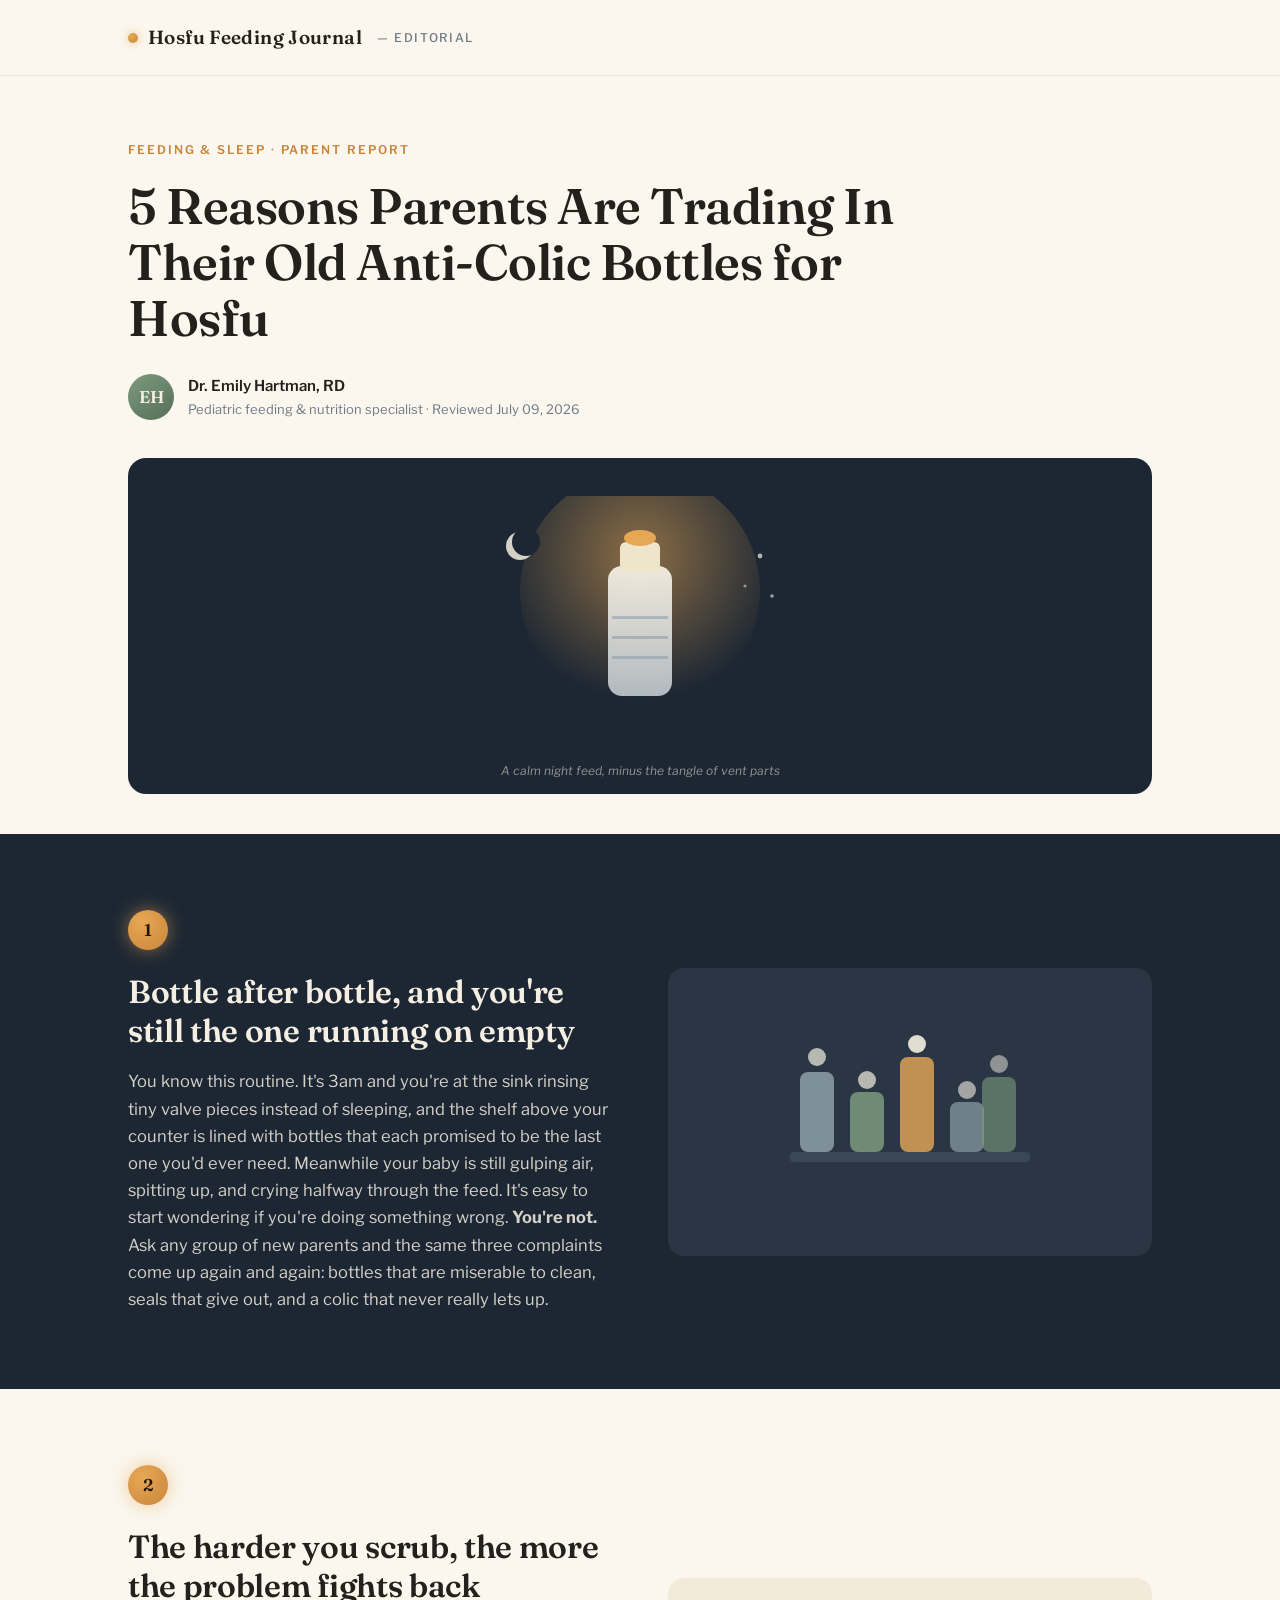
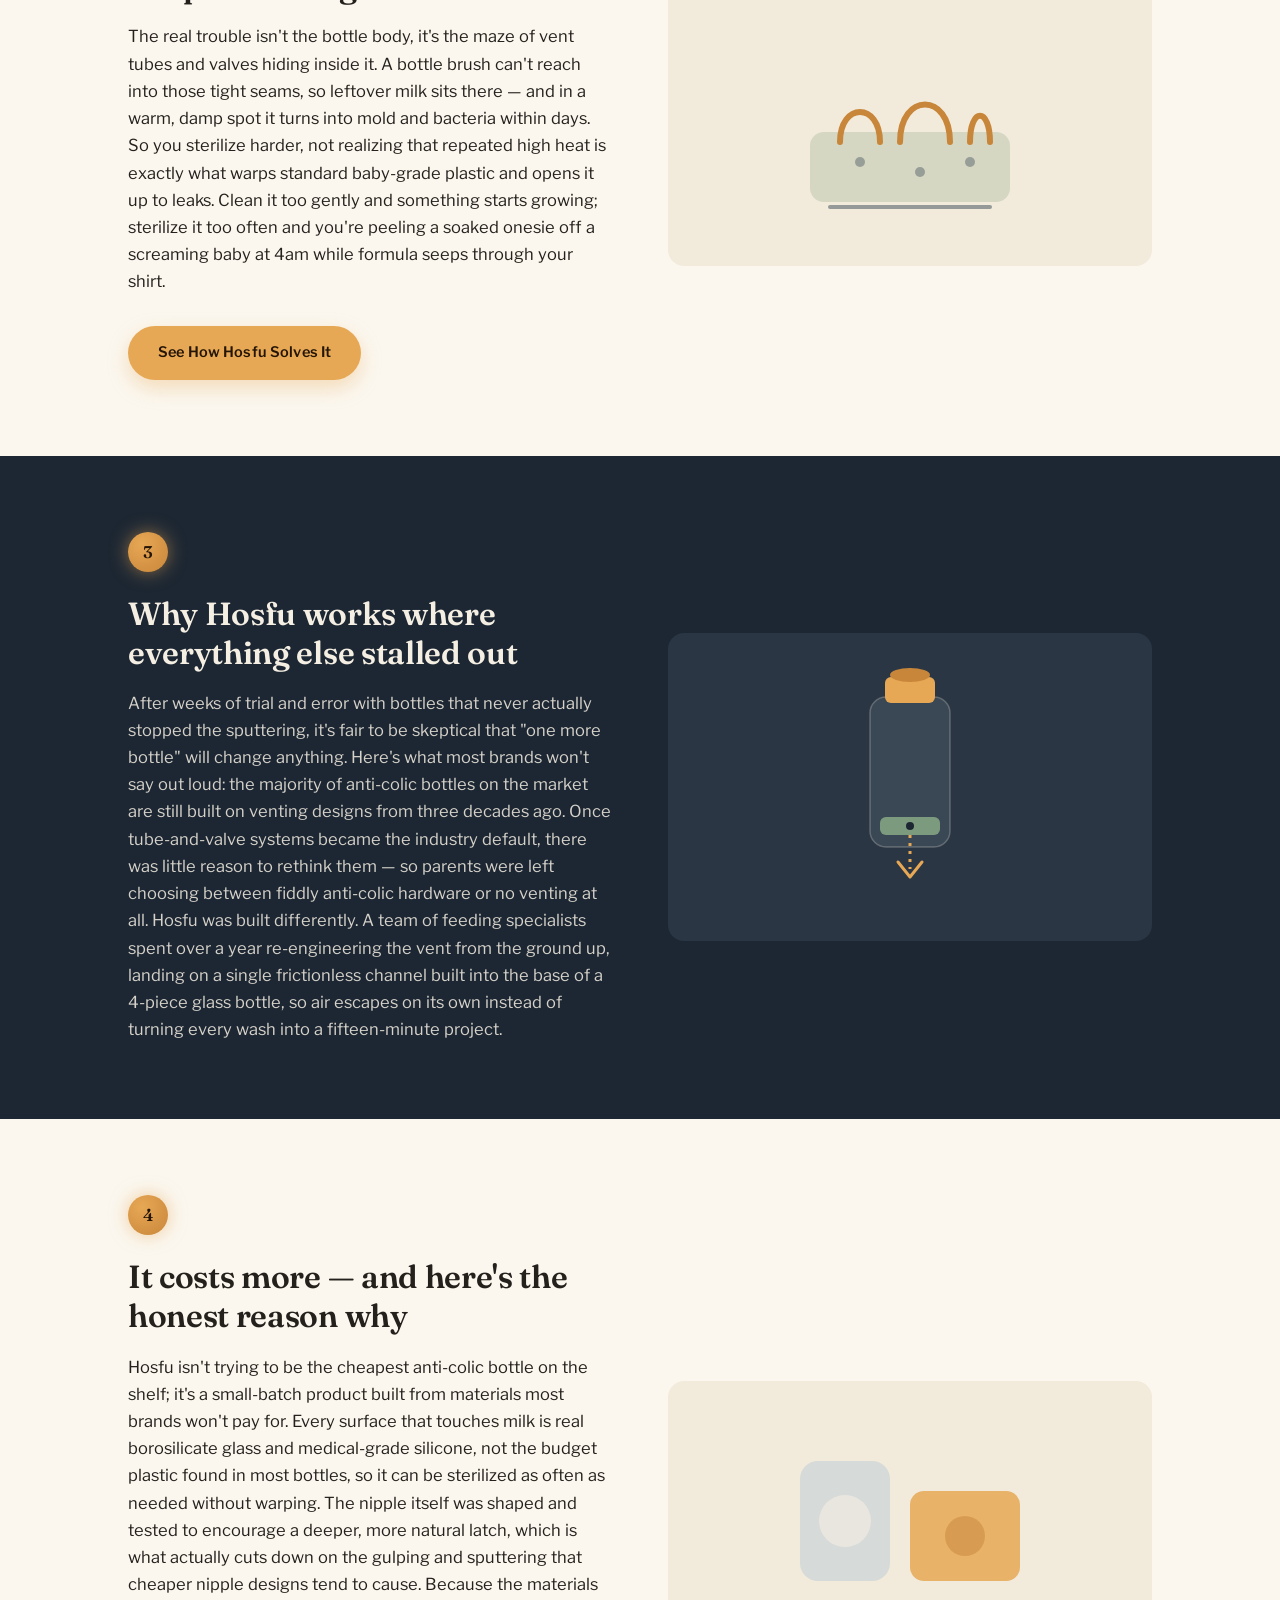
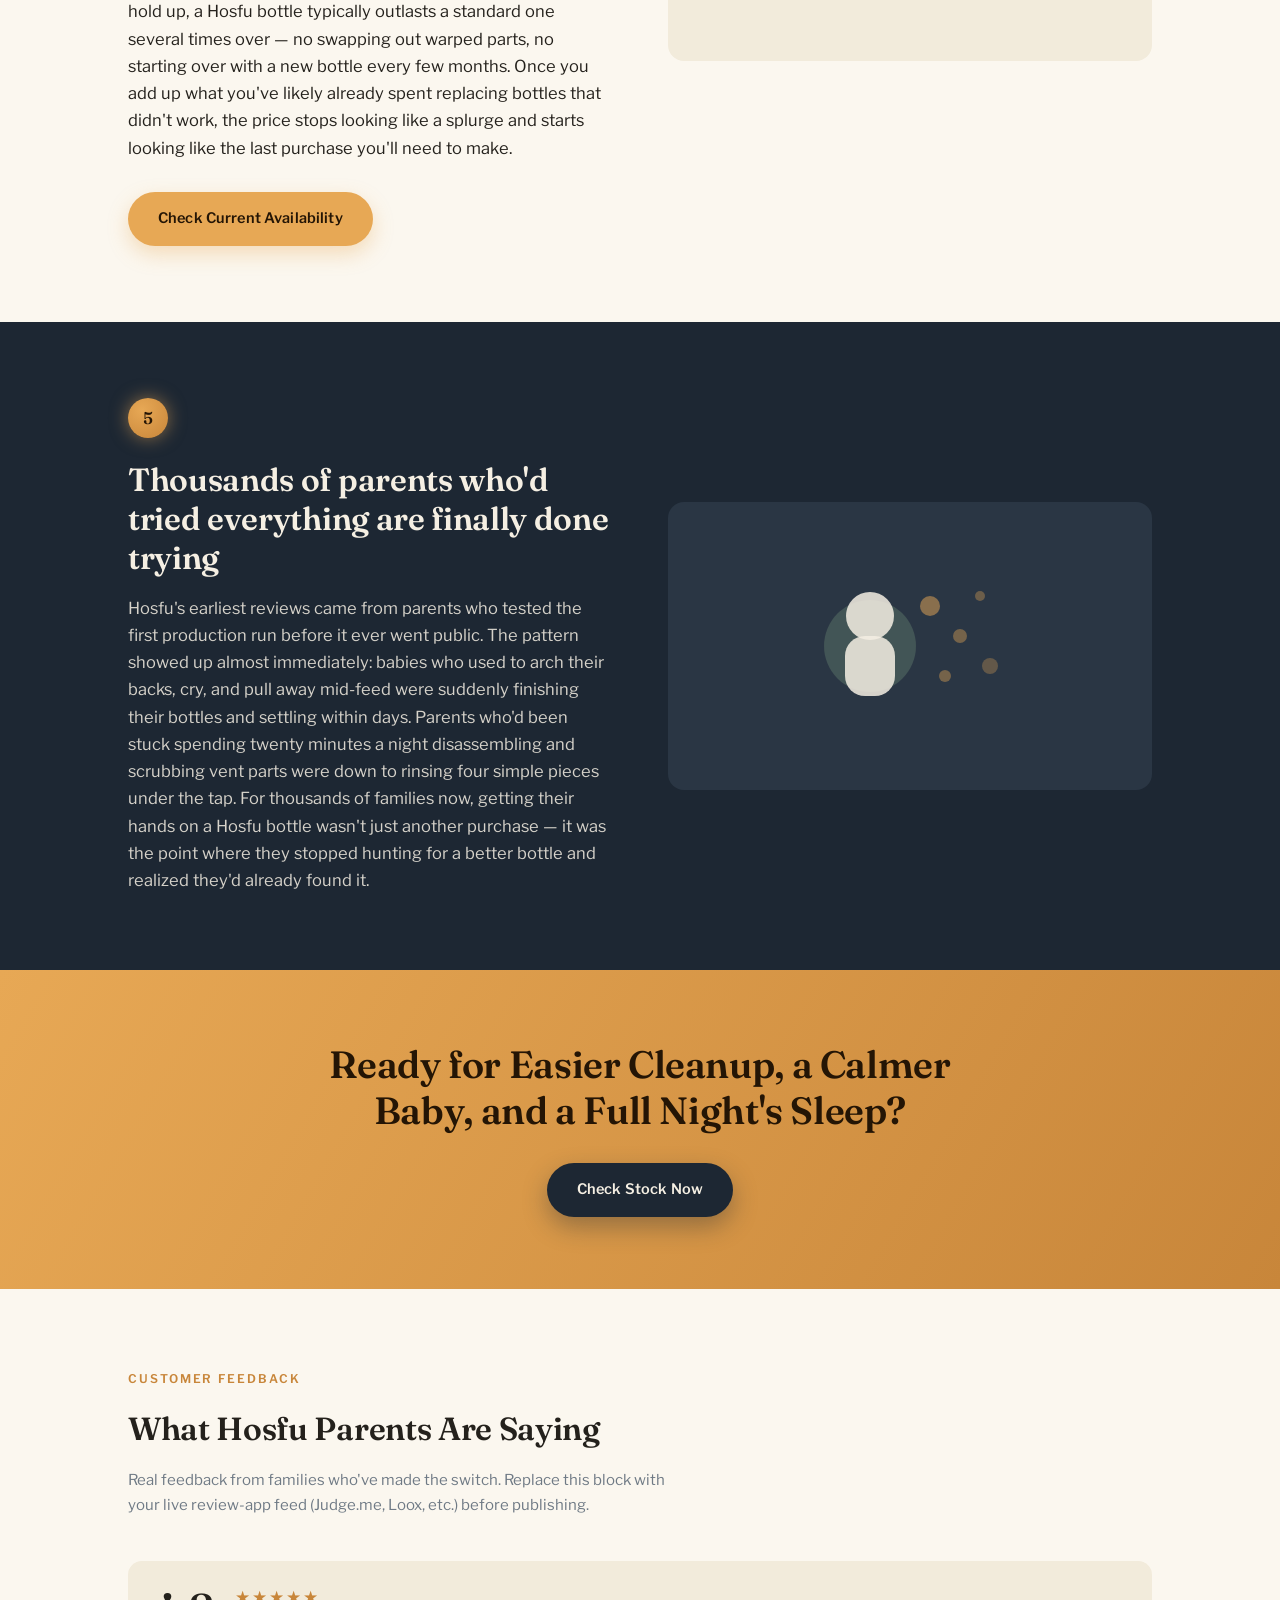
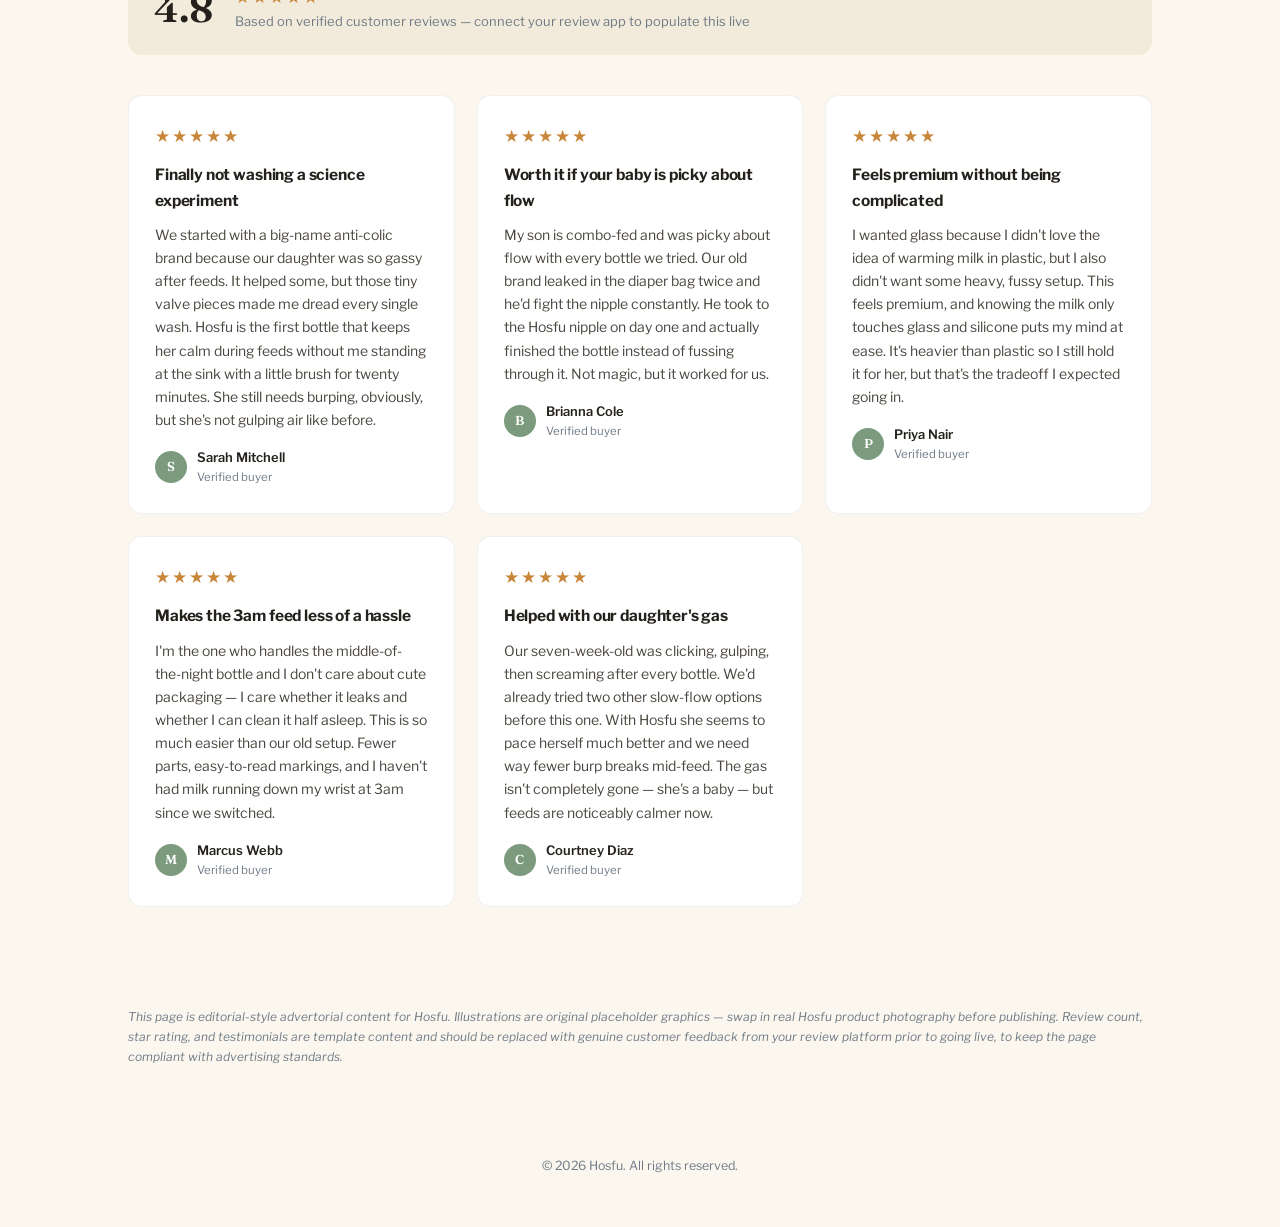
<file: hosfu-anti-colic.html>
<!DOCTYPE html>
<html lang="en">
<head>
<meta charset="UTF-8">
<meta name="viewport" content="width=device-width, initial-scale=1.0">
<title>5 Reasons Parents Are Trading In Their Old Anti-Colic Bottles for Hosfu</title>
<link rel="preconnect" href="https://fonts.googleapis.com">
<link rel="preconnect" href="https://fonts.gstatic.com" crossorigin>
<link href="https://fonts.googleapis.com/css2?family=Fraunces:ital,opsz,wght@0,9..144,300;0,9..144,500;0,9..144,600;1,9..144,400&family=Libre+Franklin:wght@300;400;500;600;700&display=swap" rel="stylesheet">
<style>
  :root{
    --ink:#1D2733;
    --ink-soft:#2A3644;
    --cream:#FBF7EF;
    --cream-dim:#F2EBDB;
    --amber:#E7A855;
    --amber-deep:#C8863A;
    --moss:#7C9B7E;
    --text-dark:#24211C;
    --text-light:#F5EFE3;
    --text-muted:#6F7A85;
    --max:1080px;
  }
  *{box-sizing:border-box; margin:0; padding:0;}
  body{
    font-family:'Libre Franklin', sans-serif;
    color:var(--text-dark);
    background:var(--cream);
    line-height:1.65;
    -webkit-font-smoothing:antialiased;
  }
  h1,h2,h3{font-family:'Fraunces', serif; font-weight:600; letter-spacing:-0.01em;}
  .wrap{max-width:var(--max); margin:0 auto; padding:0 28px;}
  a{color:inherit;}
  img,svg{display:block; max-width:100%;}

  /* ---------- Top wordmark ---------- */
  .topbar{
    padding:22px 0;
    border-bottom:1px solid rgba(0,0,0,0.08);
  }
  .wordmark{
    display:flex; align-items:center; gap:10px;
    font-family:'Fraunces', serif; font-weight:600; font-size:19px;
    letter-spacing:0.02em;
  }
  .wordmark .dot{
    width:10px; height:10px; border-radius:50%;
    background:radial-gradient(circle at 35% 30%, var(--amber), var(--amber-deep));
    box-shadow:0 0 10px rgba(231,168,85,0.7);
  }
  .wordmark small{
    font-family:'Libre Franklin', sans-serif;
    font-weight:500; font-size:12px; letter-spacing:0.14em;
    text-transform:uppercase; color:var(--text-muted);
  }

  /* ---------- Hero ---------- */
  .hero{padding:64px 0 40px;}
  .eyebrow{
    font-size:12px; font-weight:600; letter-spacing:0.16em; text-transform:uppercase;
    color:var(--amber-deep); margin-bottom:18px;
  }
  .hero h1{
    font-size:clamp(30px, 5vw, 50px);
    line-height:1.12;
    max-width:820px;
    margin-bottom:28px;
  }
  .byline{
    display:flex; align-items:center; gap:14px; margin-bottom:38px;
  }
  .avatar{
    width:46px; height:46px; border-radius:50%;
    background:linear-gradient(145deg, var(--moss), #566E58);
    display:flex; align-items:center; justify-content:center;
    color:var(--text-light); font-family:'Fraunces',serif; font-weight:600; font-size:17px;
    flex-shrink:0;
  }
  .byline .name{font-weight:600; font-size:15px;}
  .byline .role{font-size:13px; color:var(--text-muted);}

  .hero-art{
    background:var(--ink);
    border-radius:18px;
    padding:38px 24px;
    display:flex; align-items:center; justify-content:center;
    overflow:hidden;
    position:relative;
  }
  .hero-art .cap{
    position:absolute; bottom:14px; left:0; right:0; text-align:center;
    font-size:12px; color:rgba(245,239,227,0.55); font-style:italic;
  }

  /* ---------- Numbered sections ---------- */
  .section{
    padding:76px 0;
  }
  .section.dark{
    background:var(--ink);
    color:var(--text-light);
  }
  .section-inner{
    display:grid;
    grid-template-columns:1fr 1fr;
    gap:56px;
    align-items:center;
  }
  .section-inner.reverse .art{order:2;}
  .section-inner.reverse .copy{order:1;}
  .marker{
    display:inline-flex; align-items:center; justify-content:center;
    width:40px; height:40px; border-radius:50%;
    background:radial-gradient(circle at 35% 30%, var(--amber), var(--amber-deep));
    box-shadow:0 0 18px rgba(231,168,85,0.55);
    font-family:'Fraunces', serif; font-weight:600; font-size:17px;
    color:#241505;
    margin-bottom:22px;
  }
  .section h2{
    font-size:clamp(24px, 3.2vw, 32px);
    line-height:1.22;
    margin-bottom:18px;
  }
  .section p{
    font-size:16.5px;
    max-width:520px;
  }
  .section.dark p{color:rgba(245,239,227,0.86);}
  .section.dark .text-muted-local{color:rgba(245,239,227,0.55);}
  .art{
    border-radius:16px;
    padding:34px;
    display:flex; align-items:center; justify-content:center;
    min-height:280px;
  }
  .section:not(.dark) .art{background:var(--cream-dim);}
  .section.dark .art{background:var(--ink-soft);}

  /* ---------- CTA buttons ---------- */
  .cta-row{margin-top:30px;}
  .btn{
    display:inline-block;
    background:var(--amber);
    color:#241505;
    font-weight:600;
    font-size:14.5px;
    padding:15px 30px;
    border-radius:100px;
    text-decoration:none;
    letter-spacing:0.01em;
    transition:transform .15s ease, box-shadow .15s ease;
    box-shadow:0 8px 20px rgba(231,168,85,0.35);
  }
  .btn:hover{transform:translateY(-2px); box-shadow:0 12px 26px rgba(231,168,85,0.45);}
  .btn.outline{
    background:transparent;
    border:1.5px solid rgba(245,239,227,0.5);
    color:var(--text-light);
    box-shadow:none;
  }

  /* ---------- Final CTA band ---------- */
  .final-cta{
    background:linear-gradient(120deg, #E7A855, #C8863A);
    padding:72px 0;
    text-align:center;
  }
  .final-cta h2{
    color:#241505;
    font-size:clamp(26px, 4vw, 38px);
    max-width:680px;
    margin:0 auto 30px;
    line-height:1.2;
  }
  .final-cta .btn{
    background:var(--ink);
    color:var(--text-light);
    box-shadow:0 10px 24px rgba(29,39,51,0.35);
  }

  /* ---------- Reviews ---------- */
  .reviews{padding:80px 0 100px;}
  .reviews-head{max-width:560px; margin-bottom:44px;}
  .reviews-head .eyebrow{margin-bottom:14px;}
  .reviews-head h2{font-size:clamp(24px,3vw,32px); margin-bottom:12px;}
  .reviews-head p{color:var(--text-muted); font-size:15px;}

  .rating-summary{
    display:flex; align-items:center; gap:22px;
    background:var(--cream-dim);
    border-radius:14px;
    padding:22px 26px;
    margin-bottom:40px;
    flex-wrap:wrap;
  }
  .rating-summary .score{
    font-family:'Fraunces', serif; font-weight:600; font-size:40px; line-height:1;
  }
  .stars{color:var(--amber-deep); font-size:17px; letter-spacing:2px;}
  .rating-summary .meta{font-size:13px; color:var(--text-muted);}

  .review-grid{
    display:grid;
    grid-template-columns:repeat(3, 1fr);
    gap:22px;
  }
  .review-card{
    background:#fff;
    border:1px solid rgba(0,0,0,0.06);
    border-radius:14px;
    padding:26px;
  }
  .review-card .stars{margin-bottom:12px; display:block;}
  .review-card h3{
    font-family:'Libre Franklin', sans-serif;
    font-weight:700; font-size:15.5px;
    margin-bottom:10px;
  }
  .review-card p{font-size:14px; color:#4A463F; margin-bottom:16px;}
  .reviewer{display:flex; align-items:center; gap:10px;}
  .reviewer .initial{
    width:32px; height:32px; border-radius:50%;
    background:var(--moss); color:#fff;
    display:flex; align-items:center; justify-content:center;
    font-size:13px; font-weight:600; font-family:'Fraunces',serif;
    flex-shrink:0;
  }
  .reviewer .rname{font-size:13px; font-weight:600;}
  .reviewer .rverified{font-size:11.5px; color:var(--text-muted);}

  .note{
    max-width:var(--max); margin:0 auto; padding:0 28px 60px;
    font-size:12px; color:var(--text-muted); font-style:italic;
  }

  footer{
    padding:30px 0 50px; text-align:center; font-size:12.5px; color:var(--text-muted);
  }

  /* ---------- Reveal on scroll ---------- */
  .reveal{opacity:0; transform:translateY(18px); transition:opacity .7s ease, transform .7s ease;}
  .reveal.in{opacity:1; transform:translateY(0);}

  /* ---------- Responsive ---------- */
  @media (max-width:820px){
    .section-inner{grid-template-columns:1fr; gap:32px;}
    .section-inner.reverse .art{order:1;}
    .section-inner.reverse .copy{order:2;}
    .review-grid{grid-template-columns:1fr;}
    .section{padding:56px 0;}
  }
</style>
</head>
<body>

<div class="topbar">
  <div class="wrap wordmark">
    <span class="dot"></span> Hosfu Feeding Journal <small>&nbsp;— editorial</small>
  </div>
</div>

<!-- ============ HERO ============ -->
<section class="hero">
  <div class="wrap">
    <div class="eyebrow reveal">Feeding &amp; Sleep · Parent Report</div>
    <h1 class="reveal">5 Reasons Parents Are Trading In Their Old Anti-Colic Bottles for Hosfu</h1>
    <div class="byline reveal">
      <div class="avatar">EH</div>
      <div>
        <div class="name">Dr. Emily Hartman, RD</div>
        <div class="role">Pediatric feeding &amp; nutrition specialist · Reviewed July 09, 2026</div>
      </div>
    </div>

    <div class="hero-art reveal">
      <svg width="360" height="260" viewBox="0 0 360 260" fill="none" xmlns="http://www.w3.org/2000/svg">
        <defs>
          <radialGradient id="glow" cx="50%" cy="35%" r="60%">
            <stop offset="0%" stop-color="#E7A855" stop-opacity="0.55"/>
            <stop offset="100%" stop-color="#E7A855" stop-opacity="0"/>
          </radialGradient>
          <linearGradient id="bottleG" x1="0" y1="0" x2="0" y2="1">
            <stop offset="0%" stop-color="#F5EFE3" stop-opacity="0.95"/>
            <stop offset="100%" stop-color="#CBD3D8" stop-opacity="0.85"/>
          </linearGradient>
        </defs>
        <circle cx="180" cy="95" r="120" fill="url(#glow)"/>
        <!-- bottle -->
        <rect x="148" y="70" width="64" height="130" rx="14" fill="url(#bottleG)"/>
        <rect x="160" y="46" width="40" height="30" rx="6" fill="#EFE4CC"/>
        <ellipse cx="180" cy="42" rx="16" ry="8" fill="#E7A855"/>
        <rect x="152" y="120" width="56" height="3" fill="#8FA0AA" opacity="0.6"/>
        <rect x="152" y="140" width="56" height="3" fill="#8FA0AA" opacity="0.6"/>
        <rect x="152" y="160" width="56" height="3" fill="#8FA0AA" opacity="0.6"/>
        <!-- moon + stars for 3am mood -->
        <circle cx="60" cy="50" r="14" fill="#F5EFE3" opacity="0.85"/>
        <circle cx="66" cy="46" r="14" fill="#1D2733"/>
        <circle cx="300" cy="60" r="2.4" fill="#F5EFE3" opacity="0.7"/>
        <circle cx="285" cy="90" r="1.6" fill="#F5EFE3" opacity="0.5"/>
        <circle cx="312" cy="100" r="1.8" fill="#F5EFE3" opacity="0.6"/>
      </svg>
      <div class="cap">A calm night feed, minus the tangle of vent parts</div>
    </div>
  </div>
</section>

<!-- ============ SECTION 1 ============ -->
<section class="section dark">
  <div class="wrap section-inner reveal">
    <div class="copy">
      <div class="marker">1</div>
      <h2>Bottle after bottle, and you're still the one running on empty</h2>
      <p>You know this routine. It's 3am and you're at the sink rinsing tiny valve pieces instead of sleeping, and the shelf above your counter is lined with bottles that each promised to be the last one you'd ever need. Meanwhile your baby is still gulping air, spitting up, and crying halfway through the feed. It's easy to start wondering if you're doing something wrong. <strong>You're not.</strong> Ask any group of new parents and the same three complaints come up again and again: bottles that are miserable to clean, seals that give out, and a colic that never really lets up.</p>
    </div>
    <div class="art">
      <svg width="280" height="220" viewBox="0 0 280 220" fill="none" xmlns="http://www.w3.org/2000/svg">
        <rect x="20" y="150" width="240" height="10" rx="4" fill="#3A4855"/>
        <rect x="30" y="70" width="34" height="80" rx="8" fill="#8FA0AA" opacity="0.85"/>
        <rect x="80" y="90" width="34" height="60" rx="8" fill="#7C9B7E" opacity="0.85"/>
        <rect x="130" y="55" width="34" height="95" rx="8" fill="#E7A855" opacity="0.8"/>
        <rect x="180" y="100" width="34" height="50" rx="8" fill="#8FA0AA" opacity="0.7"/>
        <rect x="212" y="75" width="34" height="75" rx="8" fill="#7C9B7E" opacity="0.6"/>
        <circle cx="47" cy="55" r="9" fill="#F5EFE3" opacity="0.7"/>
        <circle cx="97" cy="78" r="9" fill="#F5EFE3" opacity="0.7"/>
        <circle cx="147" cy="42" r="9" fill="#F5EFE3" opacity="0.9"/>
        <circle cx="197" cy="88" r="9" fill="#F5EFE3" opacity="0.6"/>
        <circle cx="229" cy="62" r="9" fill="#F5EFE3" opacity="0.5"/>
      </svg>
    </div>
  </div>
</section>

<!-- ============ SECTION 2 ============ -->
<section class="section">
  <div class="wrap section-inner reverse reveal">
    <div class="copy">
      <div class="marker">2</div>
      <h2>The harder you scrub, the more the problem fights back</h2>
      <p>The real trouble isn't the bottle body, it's the maze of vent tubes and valves hiding inside it. A bottle brush can't reach into those tight seams, so leftover milk sits there — and in a warm, damp spot it turns into mold and bacteria within days. So you sterilize harder, not realizing that repeated high heat is exactly what warps standard baby-grade plastic and opens it up to leaks. Clean it too gently and something starts growing; sterilize it too often and you're peeling a soaked onesie off a screaming baby at 4am while formula seeps through your shirt.</p>
      <div class="cta-row"><a href="#product" class="btn">See How Hosfu Solves It</a></div>
    </div>
    <div class="art">
      <svg width="260" height="220" viewBox="0 0 260 220" fill="none" xmlns="http://www.w3.org/2000/svg">
        <rect x="30" y="120" width="200" height="70" rx="14" fill="#7C9B7E" opacity="0.25"/>
        <path d="M60 130 C60 90, 100 90, 100 130" stroke="#C8863A" stroke-width="6" fill="none" stroke-linecap="round"/>
        <path d="M120 130 C120 80, 170 80, 170 130" stroke="#C8863A" stroke-width="6" fill="none" stroke-linecap="round"/>
        <path d="M190 130 C190 95, 210 95, 210 130" stroke="#C8863A" stroke-width="6" fill="none" stroke-linecap="round"/>
        <circle cx="80" cy="150" r="5" fill="#3A4855" opacity="0.4"/>
        <circle cx="140" cy="160" r="5" fill="#3A4855" opacity="0.4"/>
        <circle cx="190" cy="150" r="5" fill="#3A4855" opacity="0.4"/>
        <path d="M50 195 h160" stroke="#3A4855" stroke-width="4" stroke-linecap="round" opacity="0.5"/>
      </svg>
    </div>
  </div>
</section>

<!-- ============ SECTION 3 ============ -->
<section class="section dark" id="product">
  <div class="wrap section-inner reveal">
    <div class="copy">
      <div class="marker">3</div>
      <h2>Why Hosfu works where everything else stalled out</h2>
      <p>After weeks of trial and error with bottles that never actually stopped the sputtering, it's fair to be skeptical that "one more bottle" will change anything. Here's what most brands won't say out loud: the majority of anti-colic bottles on the market are still built on venting designs from three decades ago. Once tube-and-valve systems became the industry default, there was little reason to rethink them — so parents were left choosing between fiddly anti-colic hardware or no venting at all. Hosfu was built differently. A team of feeding specialists spent over a year re-engineering the vent from the ground up, landing on a single frictionless channel built into the base of a 4-piece glass bottle, so air escapes on its own instead of turning every wash into a fifteen-minute project.</p>
    </div>
    <div class="art">
      <svg width="240" height="240" viewBox="0 0 240 240" fill="none" xmlns="http://www.w3.org/2000/svg">
        <rect x="80" y="30" width="80" height="150" rx="16" fill="#3A4855" stroke="#F5EFE3" stroke-opacity="0.25" stroke-width="1.5"/>
        <rect x="95" y="10" width="50" height="26" rx="6" fill="#E7A855"/>
        <ellipse cx="120" cy="8" rx="20" ry="7" fill="#C8863A"/>
        <rect x="90" y="150" width="60" height="18" rx="6" fill="#7C9B7E"/>
        <circle cx="120" cy="159" r="4" fill="#1D2733"/>
        <path d="M120 168 v34" stroke="#E7A855" stroke-width="3" stroke-dasharray="3 5"/>
        <path d="M108 195 L120 210 L132 195" stroke="#E7A855" stroke-width="3" fill="none" stroke-linecap="round" stroke-linejoin="round"/>
      </svg>
    </div>
  </div>
</section>

<!-- ============ SECTION 4 ============ -->
<section class="section">
  <div class="wrap section-inner reverse reveal">
    <div class="copy">
      <div class="marker">4</div>
      <h2>It costs more — and here's the honest reason why</h2>
      <p>Hosfu isn't trying to be the cheapest anti-colic bottle on the shelf; it's a small-batch product built from materials most brands won't pay for. Every surface that touches milk is real borosilicate glass and medical-grade silicone, not the budget plastic found in most bottles, so it can be sterilized as often as needed without warping. The nipple itself was shaped and tested to encourage a deeper, more natural latch, which is what actually cuts down on the gulping and sputtering that cheaper nipple designs tend to cause. Because the materials hold up, a Hosfu bottle typically outlasts a standard one several times over — no swapping out warped parts, no starting over with a new bottle every few months. Once you add up what you've likely already spent replacing bottles that didn't work, the price stops looking like a splurge and starts looking like the last purchase you'll need to make.</p>
      <div class="cta-row"><a href="#buy" class="btn">Check Current Availability</a></div>
    </div>
    <div class="art">
      <svg width="260" height="200" viewBox="0 0 260 200" fill="none" xmlns="http://www.w3.org/2000/svg">
        <rect x="20" y="40" width="90" height="120" rx="18" fill="#CBD3D8" opacity="0.7"/>
        <rect x="130" y="70" width="110" height="90" rx="14" fill="#E7A855" opacity="0.85"/>
        <circle cx="65" cy="100" r="26" fill="#F5EFE3" opacity="0.6"/>
        <circle cx="185" cy="115" r="20" fill="#C8863A" opacity="0.5"/>
      </svg>
    </div>
  </div>
</section>

<!-- ============ SECTION 5 ============ -->
<section class="section dark">
  <div class="wrap section-inner reveal">
    <div class="copy">
      <div class="marker">5</div>
      <h2>Thousands of parents who'd tried everything are finally done trying</h2>
      <p>Hosfu's earliest reviews came from parents who tested the first production run before it ever went public. The pattern showed up almost immediately: babies who used to arch their backs, cry, and pull away mid-feed were suddenly finishing their bottles and settling within days. Parents who'd been stuck spending twenty minutes a night disassembling and scrubbing vent parts were down to rinsing four simple pieces under the tap. For thousands of families now, getting their hands on a Hosfu bottle wasn't just another purchase — it was the point where they stopped hunting for a better bottle and realized they'd already found it.</p>
    </div>
    <div class="art">
      <svg width="260" height="220" viewBox="0 0 260 220" fill="none" xmlns="http://www.w3.org/2000/svg">
        <circle cx="90" cy="110" r="46" fill="#7C9B7E" opacity="0.3"/>
        <circle cx="90" cy="80" r="24" fill="#F5EFE3" opacity="0.85"/>
        <rect x="65" y="100" width="50" height="60" rx="20" fill="#F5EFE3" opacity="0.85"/>
        <circle cx="150" cy="70" r="10" fill="#E7A855" opacity="0.5"/>
        <circle cx="180" cy="100" r="7" fill="#E7A855" opacity="0.4"/>
        <circle cx="200" cy="60" r="5" fill="#E7A855" opacity="0.35"/>
        <circle cx="165" cy="140" r="6" fill="#E7A855" opacity="0.4"/>
        <circle cx="210" cy="130" r="8" fill="#E7A855" opacity="0.3"/>
      </svg>
    </div>
  </div>
</section>

<!-- ============ FINAL CTA ============ -->
<section class="final-cta" id="buy">
  <div class="wrap reveal">
    <h2>Ready for Easier Cleanup, a Calmer Baby, and a Full Night's Sleep?</h2>
    <a href="#" class="btn">Check Stock Now</a>
  </div>
</section>

<!-- ============ REVIEWS ============ -->
<section class="reviews">
  <div class="wrap">
    <div class="reviews-head reveal">
      <div class="eyebrow">Customer Feedback</div>
      <h2>What Hosfu Parents Are Saying</h2>
      <p>Real feedback from families who've made the switch. Replace this block with your live review-app feed (Judge.me, Loox, etc.) before publishing.</p>
    </div>

    <div class="rating-summary reveal">
      <div class="score">4.8</div>
      <div>
        <div class="stars">★★★★★</div>
        <div class="meta">Based on verified customer reviews — connect your review app to populate this live</div>
      </div>
    </div>

    <div class="review-grid reveal">
      <div class="review-card">
        <span class="stars">★★★★★</span>
        <h3>Finally not washing a science experiment</h3>
        <p>We started with a big-name anti-colic brand because our daughter was so gassy after feeds. It helped some, but those tiny valve pieces made me dread every single wash. Hosfu is the first bottle that keeps her calm during feeds without me standing at the sink with a little brush for twenty minutes. She still needs burping, obviously, but she's not gulping air like before.</p>
        <div class="reviewer">
          <div class="initial">S</div>
          <div><div class="rname">Sarah Mitchell</div><div class="rverified">Verified buyer</div></div>
        </div>
      </div>

      <div class="review-card">
        <span class="stars">★★★★★</span>
        <h3>Worth it if your baby is picky about flow</h3>
        <p>My son is combo-fed and was picky about flow with every bottle we tried. Our old brand leaked in the diaper bag twice and he'd fight the nipple constantly. He took to the Hosfu nipple on day one and actually finished the bottle instead of fussing through it. Not magic, but it worked for us.</p>
        <div class="reviewer">
          <div class="initial">B</div>
          <div><div class="rname">Brianna Cole</div><div class="rverified">Verified buyer</div></div>
        </div>
      </div>

      <div class="review-card">
        <span class="stars">★★★★★</span>
        <h3>Feels premium without being complicated</h3>
        <p>I wanted glass because I didn't love the idea of warming milk in plastic, but I also didn't want some heavy, fussy setup. This feels premium, and knowing the milk only touches glass and silicone puts my mind at ease. It's heavier than plastic so I still hold it for her, but that's the tradeoff I expected going in.</p>
        <div class="reviewer">
          <div class="initial">P</div>
          <div><div class="rname">Priya Nair</div><div class="rverified">Verified buyer</div></div>
        </div>
      </div>

      <div class="review-card">
        <span class="stars">★★★★★</span>
        <h3>Makes the 3am feed less of a hassle</h3>
        <p>I'm the one who handles the middle-of-the-night bottle and I don't care about cute packaging — I care whether it leaks and whether I can clean it half asleep. This is so much easier than our old setup. Fewer parts, easy-to-read markings, and I haven't had milk running down my wrist at 3am since we switched.</p>
        <div class="reviewer">
          <div class="initial">M</div>
          <div><div class="rname">Marcus Webb</div><div class="rverified">Verified buyer</div></div>
        </div>
      </div>

      <div class="review-card">
        <span class="stars">★★★★★</span>
        <h3>Helped with our daughter's gas</h3>
        <p>Our seven-week-old was clicking, gulping, then screaming after every bottle. We'd already tried two other slow-flow options before this one. With Hosfu she seems to pace herself much better and we need way fewer burp breaks mid-feed. The gas isn't completely gone — she's a baby — but feeds are noticeably calmer now.</p>
        <div class="reviewer">
          <div class="initial">C</div>
          <div><div class="rname">Courtney Diaz</div><div class="rverified">Verified buyer</div></div>
        </div>
      </div>
    </div>
  </div>
</section>

<div class="note">
  This page is editorial-style advertorial content for Hosfu. Illustrations are original placeholder graphics — swap in real Hosfu product photography before publishing. Review count, star rating, and testimonials are template content and should be replaced with genuine customer feedback from your review platform prior to going live, to keep the page compliant with advertising standards.
</div>

<footer>© 2026 Hosfu. All rights reserved.</footer>

<script>
  const revealEls = document.querySelectorAll('.reveal');
  const io = new IntersectionObserver((entries)=>{
    entries.forEach(e=>{
      if(e.isIntersecting){ e.target.classList.add('in'); io.unobserve(e.target); }
    });
  }, {threshold:0.15});
  revealEls.forEach(el=>io.observe(el));
</script>

</body>
</html>
</file>
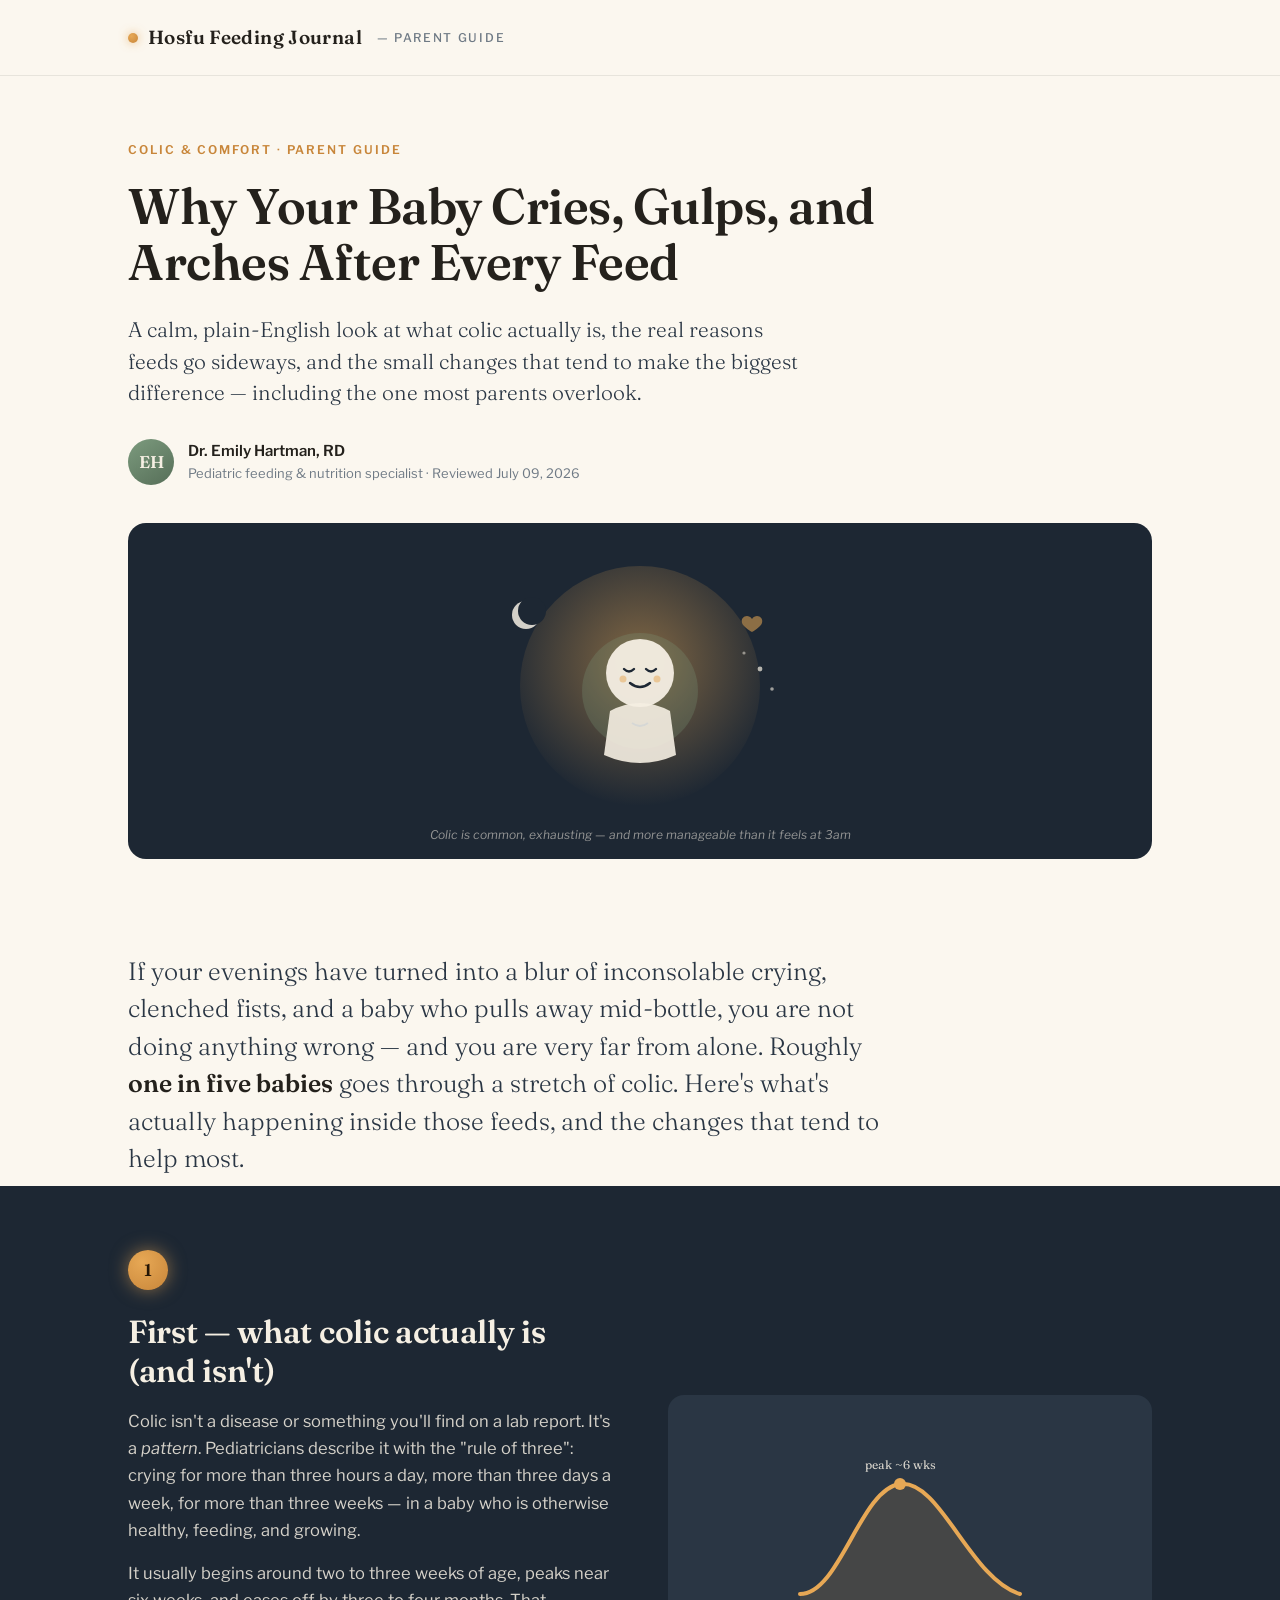
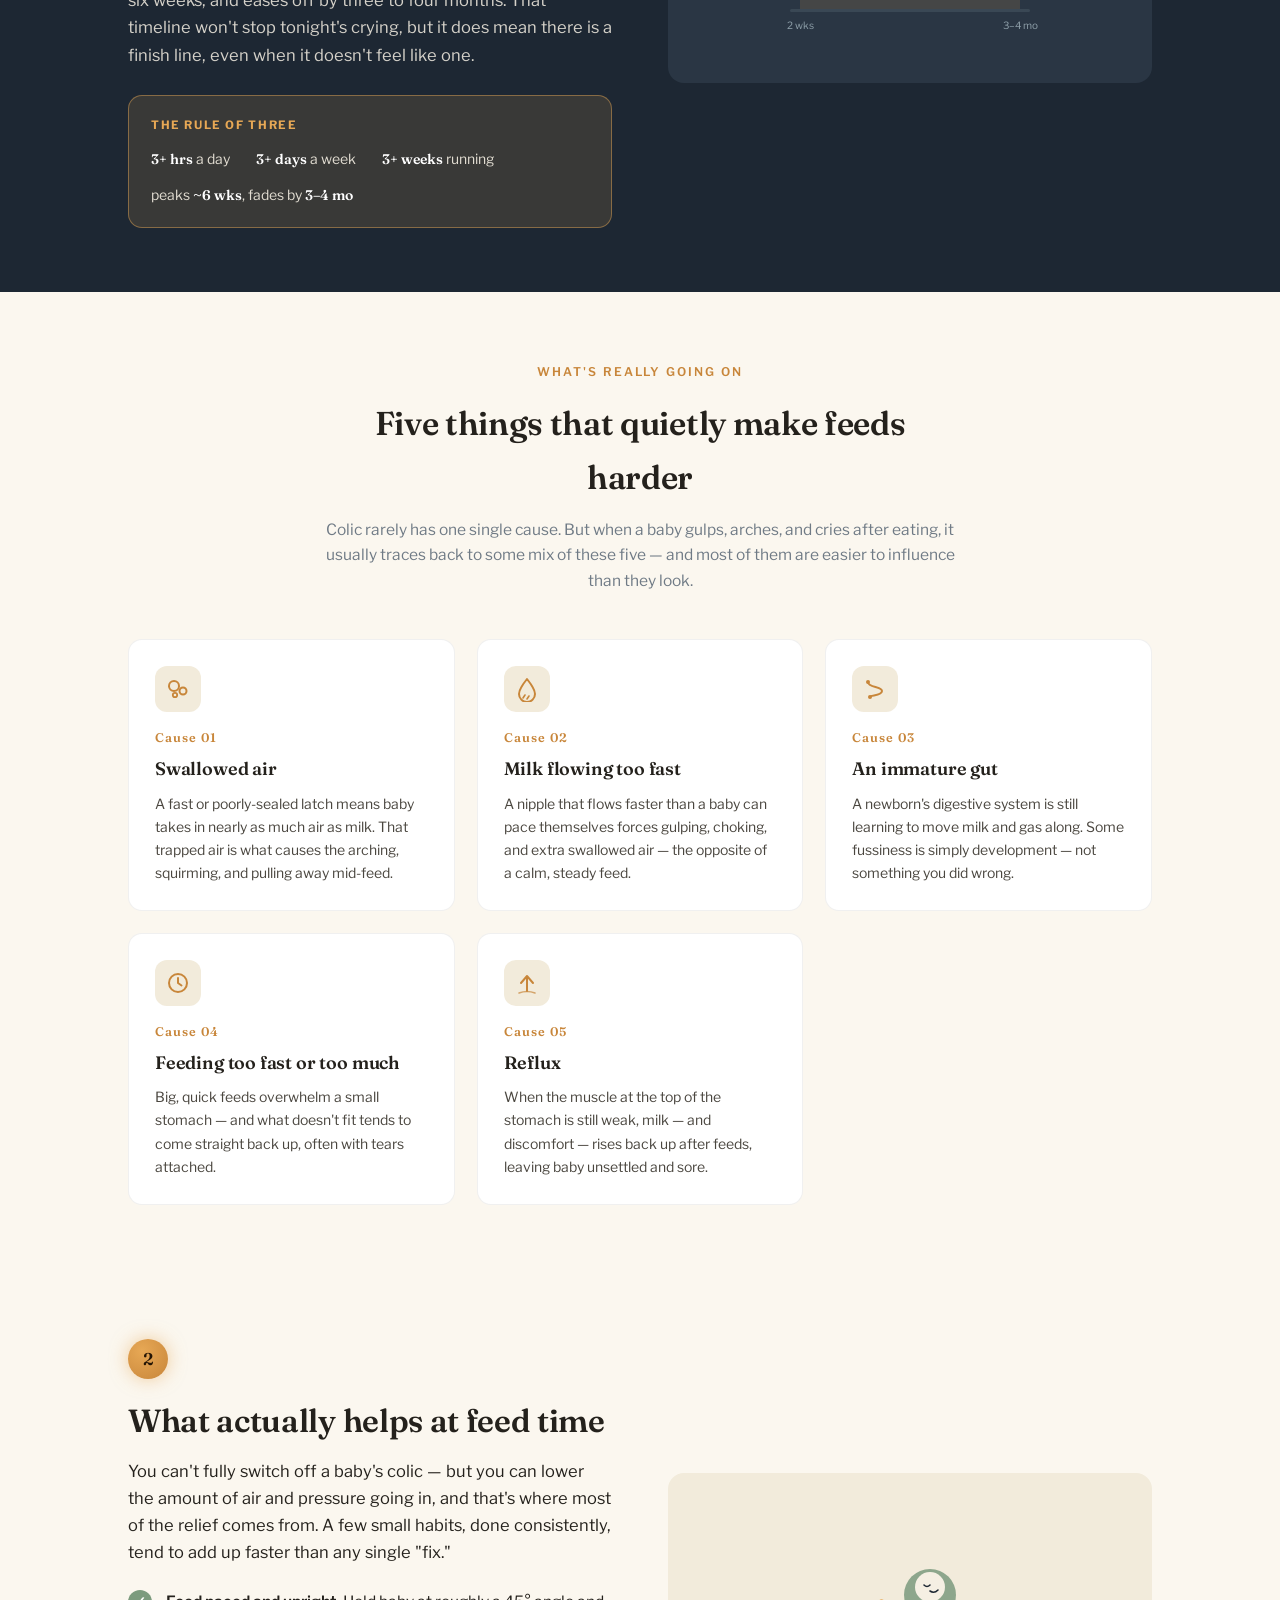
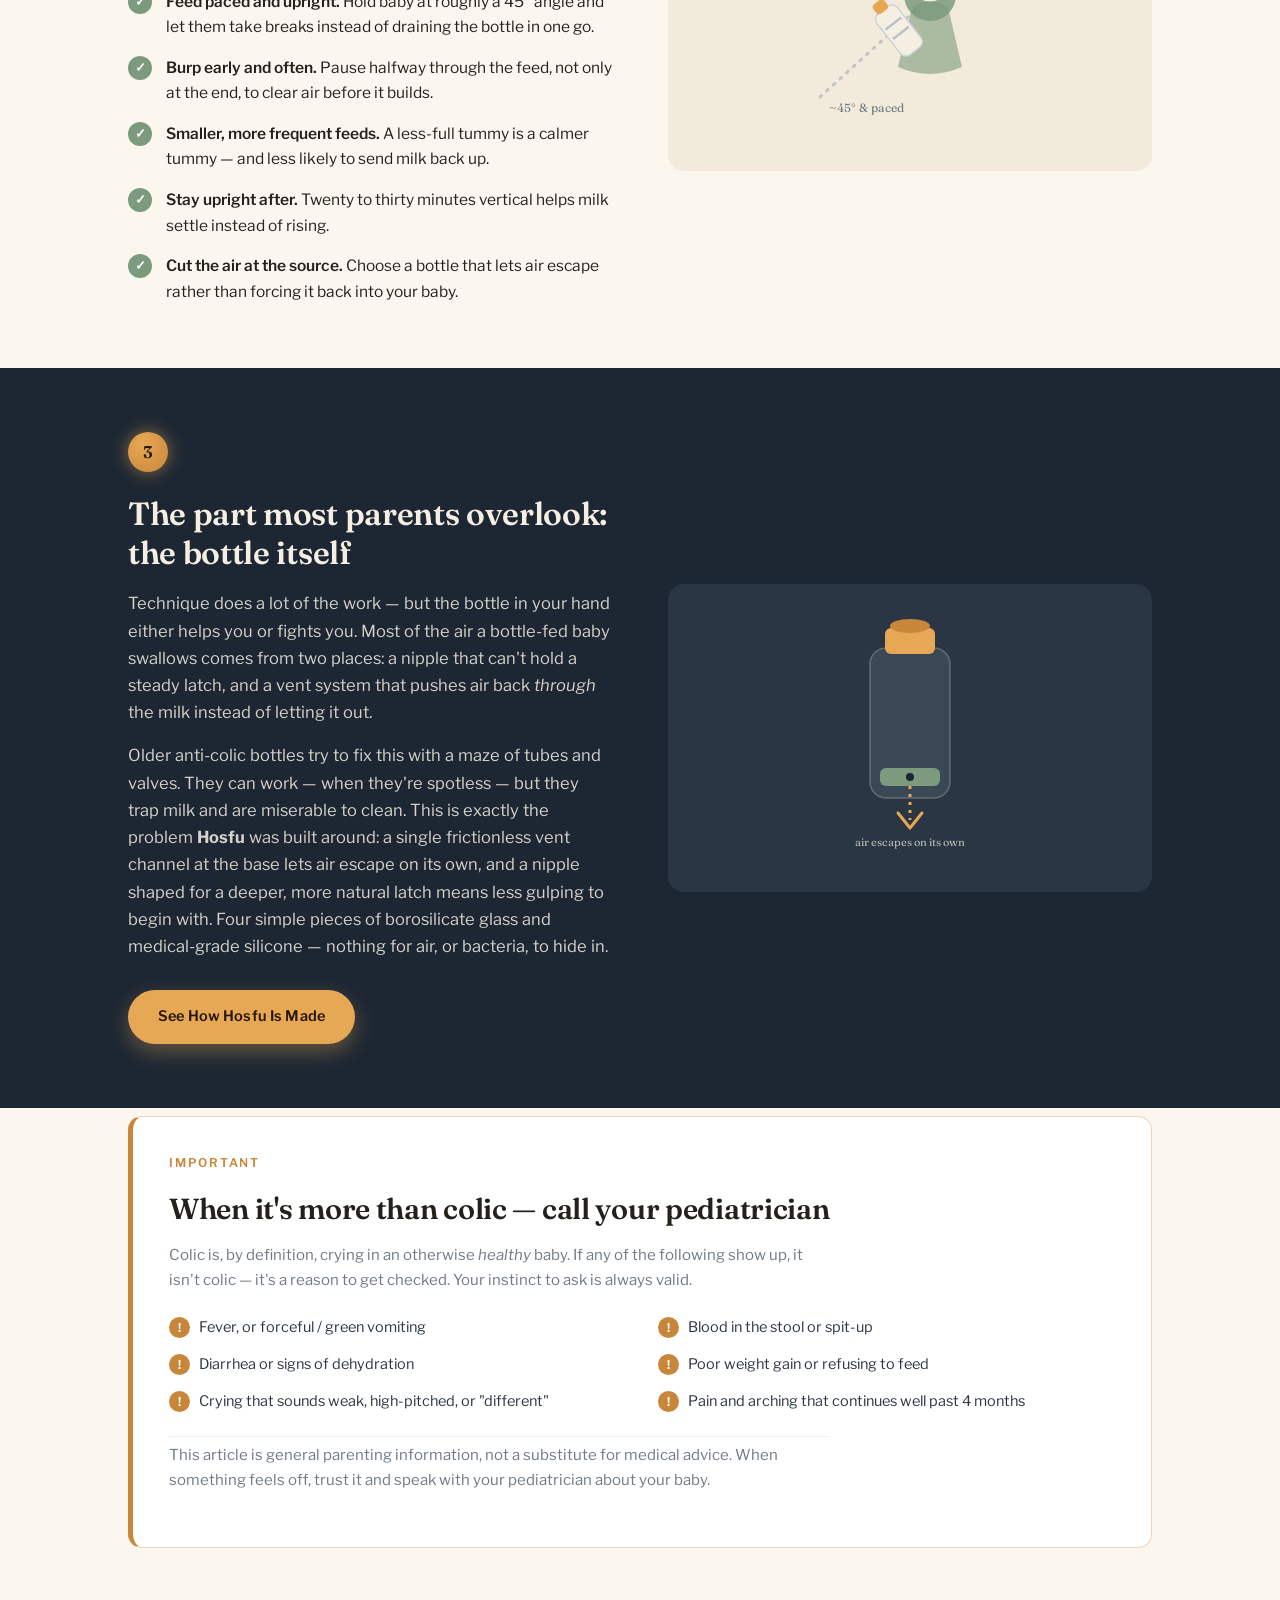
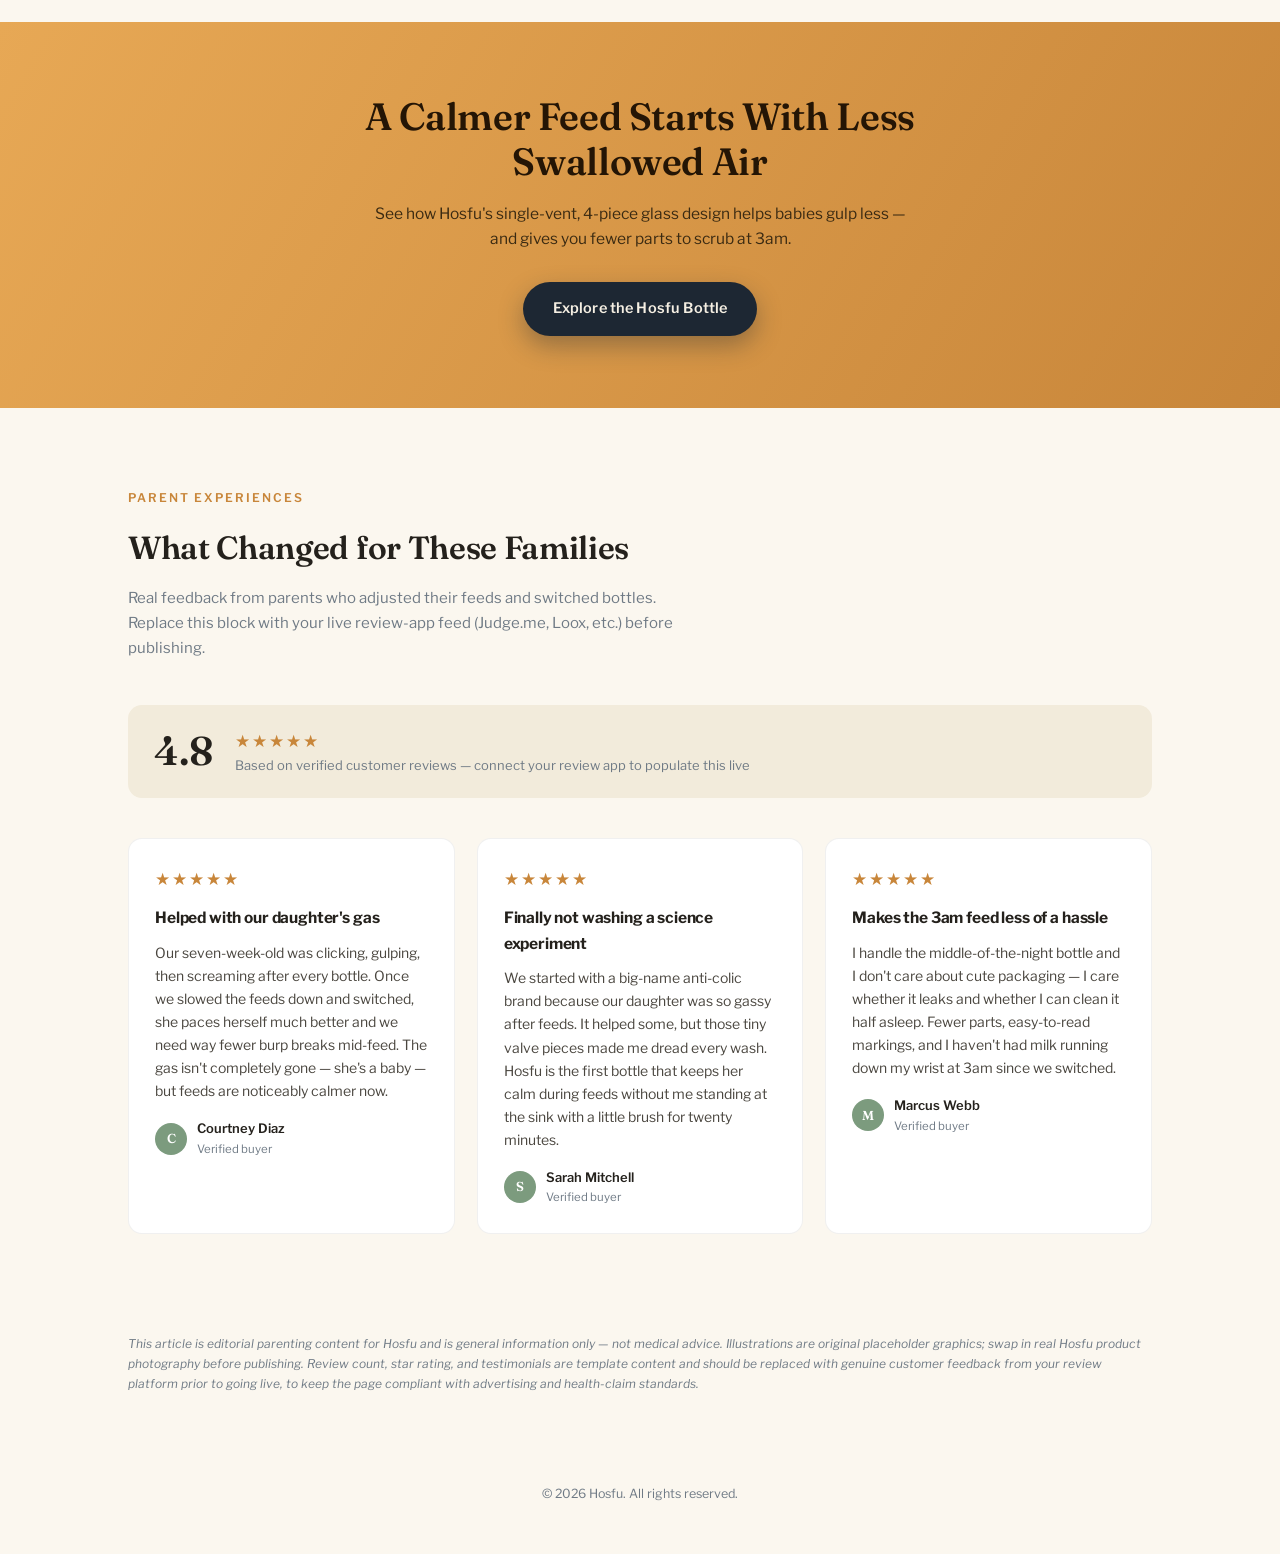
<file: hosfu-colic-causes-guide.html>
<!DOCTYPE html>
<html lang="en">
<head>
<meta charset="UTF-8">
<meta name="viewport" content="width=device-width, initial-scale=1.0">
<title>Why Your Baby Cries and Arches After Every Feed — The Real Causes of Colic (and What Helps)</title>
<link rel="preconnect" href="https://fonts.googleapis.com">
<link rel="preconnect" href="https://fonts.gstatic.com" crossorigin>
<link href="https://fonts.googleapis.com/css2?family=Fraunces:ital,opsz,wght@0,9..144,300;0,9..144,500;0,9..144,600;1,9..144,400&family=Libre+Franklin:wght@300;400;500;600;700&display=swap" rel="stylesheet">
<style>
  :root{
    --ink:#1D2733;
    --ink-soft:#2A3644;
    --cream:#FBF7EF;
    --cream-dim:#F2EBDB;
    --amber:#E7A855;
    --amber-deep:#C8863A;
    --moss:#7C9B7E;
    --text-dark:#24211C;
    --text-light:#F5EFE3;
    --text-muted:#6F7A85;
    --max:1080px;
  }
  *{box-sizing:border-box; margin:0; padding:0;}
  body{
    font-family:'Libre Franklin', sans-serif;
    color:var(--text-dark);
    background:var(--cream);
    line-height:1.65;
    -webkit-font-smoothing:antialiased;
  }
  h1,h2,h3{font-family:'Fraunces', serif; font-weight:600; letter-spacing:-0.01em;}
  .wrap{max-width:var(--max); margin:0 auto; padding:0 28px;}
  a{color:inherit;}
  img,svg{display:block; max-width:100%;}

  /* ---------- Top wordmark ---------- */
  .topbar{
    padding:22px 0;
    border-bottom:1px solid rgba(0,0,0,0.08);
  }
  .wordmark{
    display:flex; align-items:center; gap:10px;
    font-family:'Fraunces', serif; font-weight:600; font-size:19px;
    letter-spacing:0.02em;
  }
  .wordmark .dot{
    width:10px; height:10px; border-radius:50%;
    background:radial-gradient(circle at 35% 30%, var(--amber), var(--amber-deep));
    box-shadow:0 0 10px rgba(231,168,85,0.7);
  }
  .wordmark small{
    font-family:'Libre Franklin', sans-serif;
    font-weight:500; font-size:12px; letter-spacing:0.14em;
    text-transform:uppercase; color:var(--text-muted);
  }

  /* ---------- Hero ---------- */
  .hero{padding:64px 0 40px;}
  .eyebrow{
    font-size:12px; font-weight:600; letter-spacing:0.16em; text-transform:uppercase;
    color:var(--amber-deep); margin-bottom:18px;
  }
  .hero h1{
    font-size:clamp(30px, 5vw, 50px);
    line-height:1.12;
    max-width:840px;
    margin-bottom:24px;
  }
  .hero-sub{
    font-family:'Fraunces', serif; font-weight:300;
    font-size:clamp(17px, 2.1vw, 21px); line-height:1.5;
    color:var(--ink-soft); max-width:680px; margin-bottom:30px;
  }
  .byline{
    display:flex; align-items:center; gap:14px; margin-bottom:38px;
  }
  .avatar{
    width:46px; height:46px; border-radius:50%;
    background:linear-gradient(145deg, var(--moss), #566E58);
    display:flex; align-items:center; justify-content:center;
    color:var(--text-light); font-family:'Fraunces',serif; font-weight:600; font-size:17px;
    flex-shrink:0;
  }
  .byline .name{font-weight:600; font-size:15px;}
  .byline .role{font-size:13px; color:var(--text-muted);}

  .hero-art{
    background:var(--ink);
    border-radius:18px;
    padding:38px 24px;
    display:flex; align-items:center; justify-content:center;
    overflow:hidden;
    position:relative;
  }
  .hero-art .cap{
    position:absolute; bottom:14px; left:0; right:0; text-align:center;
    font-size:12px; color:rgba(245,239,227,0.55); font-style:italic;
  }

  /* ---------- Lead ---------- */
  .lead-wrap{padding:54px 0 8px;}
  .lead{
    font-family:'Fraunces', serif; font-weight:300;
    font-size:clamp(19px, 2.4vw, 25px); line-height:1.5;
    max-width:780px; color:var(--ink-soft);
  }
  .lead strong{font-weight:600; color:var(--text-dark);}

  /* ---------- Numbered narrative sections ---------- */
  .section{ padding:64px 0; }
  .section.dark{ background:var(--ink); color:var(--text-light); }
  .section-inner{
    display:grid; grid-template-columns:1fr 1fr; gap:56px; align-items:center;
  }
  .section-inner.reverse .art{order:2;}
  .section-inner.reverse .copy{order:1;}
  .marker{
    display:inline-flex; align-items:center; justify-content:center;
    width:40px; height:40px; border-radius:50%;
    background:radial-gradient(circle at 35% 30%, var(--amber), var(--amber-deep));
    box-shadow:0 0 18px rgba(231,168,85,0.55);
    font-family:'Fraunces', serif; font-weight:600; font-size:17px;
    color:#241505; margin-bottom:22px;
  }
  .section h2{ font-size:clamp(24px, 3.2vw, 32px); line-height:1.22; margin-bottom:18px; }
  .section p{ font-size:16.5px; max-width:520px; }
  .section p + p{margin-top:16px;}
  .section.dark p{color:rgba(245,239,227,0.86);}
  .art{
    border-radius:16px; padding:34px;
    display:flex; align-items:center; justify-content:center; min-height:280px;
  }
  .section:not(.dark) .art{background:var(--cream-dim);}
  .section.dark .art{background:var(--ink-soft);}

  /* ---------- Fact callout ---------- */
  .factcard{
    margin-top:26px;
    background:rgba(231,168,85,0.14);
    border:1px solid rgba(231,168,85,0.45);
    border-radius:14px; padding:20px 22px; max-width:520px;
  }
  .factcard .fc-label{
    font-size:11.5px; font-weight:700; letter-spacing:0.14em; text-transform:uppercase;
    color:var(--amber); margin-bottom:12px;
  }
  .factcard .fc-row{display:flex; flex-wrap:wrap; gap:12px 26px;}
  .factcard .fc-item{font-size:14px; color:rgba(245,239,227,0.9);}
  .factcard .fc-item strong{font-family:'Fraunces',serif; font-weight:600; color:#fff;}

  /* ---------- Feature block (cause cards) ---------- */
  .feature{padding:70px 0;}
  .feature-head{max-width:640px; margin:0 auto 46px; text-align:center;}
  .feature-head .eyebrow{margin-bottom:14px;}
  .feature-head h2{font-size:clamp(24px,3vw,33px); margin-bottom:12px;}
  .feature-head p{color:var(--text-muted); font-size:15.5px;}
  .cause-grid{ display:grid; grid-template-columns:repeat(3, 1fr); gap:22px; }
  .cause-card{
    background:#fff; border:1px solid rgba(0,0,0,0.06);
    border-radius:14px; padding:26px;
  }
  .cause-card .ico{
    width:46px; height:46px; border-radius:12px; background:var(--cream-dim);
    display:flex; align-items:center; justify-content:center; margin-bottom:16px;
  }
  .cause-card .num{
    font-family:'Fraunces',serif; font-size:12.5px; font-weight:600;
    color:var(--amber-deep); letter-spacing:0.08em; display:block; margin-bottom:5px;
  }
  .cause-card h3{ font-family:'Fraunces',serif; font-weight:600; font-size:18px; margin-bottom:8px; }
  .cause-card p{font-size:14px; color:#4A463F;}

  /* ---------- Fix checklist ---------- */
  .fix-list{list-style:none; margin-top:22px; display:flex; flex-direction:column; gap:15px; max-width:520px;}
  .fix-list li{position:relative; padding-left:38px; font-size:15.5px;}
  .fix-list li .tick{
    position:absolute; left:0; top:1px;
    width:24px; height:24px; border-radius:50%;
    background:var(--moss); color:#fff;
    display:flex; align-items:center; justify-content:center; font-size:13px; font-weight:700;
  }
  .fix-list li strong{font-weight:600;}

  /* ---------- CTA buttons ---------- */
  .cta-row{margin-top:30px;}
  .btn{
    display:inline-block; background:var(--amber); color:#241505;
    font-weight:600; font-size:14.5px; padding:15px 30px; border-radius:100px;
    text-decoration:none; letter-spacing:0.01em;
    transition:transform .15s ease, box-shadow .15s ease;
    box-shadow:0 8px 20px rgba(231,168,85,0.35);
  }
  .btn:hover{transform:translateY(-2px); box-shadow:0 12px 26px rgba(231,168,85,0.45);}

  /* ---------- Red flags ---------- */
  .redflags{padding:8px 0 74px;}
  .rf-box{
    background:#fff;
    border:1px solid rgba(200,134,58,0.35);
    border-left:5px solid var(--amber-deep);
    border-radius:14px; padding:36px 36px 30px;
  }
  .rf-box .eyebrow{color:var(--amber-deep); margin-bottom:12px;}
  .rf-box h2{font-size:clamp(22px,2.6vw,29px); margin-bottom:10px;}
  .rf-box > p{color:var(--text-muted); font-size:15px; margin-bottom:24px; max-width:660px;}
  .rf-grid{display:grid; grid-template-columns:1fr 1fr; gap:13px 32px; margin-bottom:22px;}
  .rf-grid li{list-style:none; position:relative; padding-left:30px; font-size:14.5px; color:var(--ink-soft);}
  .rf-grid li::before{
    content:"!"; position:absolute; left:0; top:1px;
    width:21px; height:21px; border-radius:50%;
    background:var(--amber-deep); color:#fff;
    display:flex; align-items:center; justify-content:center; font-size:12px; font-weight:700;
  }
  .rf-foot{font-size:14.5px; color:var(--ink-soft); max-width:680px; padding-top:6px; border-top:1px solid rgba(0,0,0,0.07);}

  /* ---------- Final CTA band ---------- */
  .final-cta{ background:linear-gradient(120deg, #E7A855, #C8863A); padding:72px 0; text-align:center; }
  .final-cta h2{ color:#241505; font-size:clamp(26px, 4vw, 38px); max-width:700px; margin:0 auto 16px; line-height:1.2; }
  .final-cta p{color:#3a2a12; max-width:560px; margin:0 auto 30px; font-size:15.5px;}
  .final-cta .btn{ background:var(--ink); color:var(--text-light); box-shadow:0 10px 24px rgba(29,39,51,0.35); }

  /* ---------- Reviews ---------- */
  .reviews{padding:80px 0 100px;}
  .reviews-head{max-width:560px; margin-bottom:44px;}
  .reviews-head .eyebrow{margin-bottom:14px;}
  .reviews-head h2{font-size:clamp(24px,3vw,32px); margin-bottom:12px;}
  .reviews-head p{color:var(--text-muted); font-size:15px;}
  .rating-summary{
    display:flex; align-items:center; gap:22px;
    background:var(--cream-dim); border-radius:14px; padding:22px 26px; margin-bottom:40px; flex-wrap:wrap;
  }
  .rating-summary .score{ font-family:'Fraunces', serif; font-weight:600; font-size:40px; line-height:1; }
  .stars{color:var(--amber-deep); font-size:17px; letter-spacing:2px;}
  .rating-summary .meta{font-size:13px; color:var(--text-muted);}
  .review-grid{ display:grid; grid-template-columns:repeat(3, 1fr); gap:22px; }
  .review-card{ background:#fff; border:1px solid rgba(0,0,0,0.06); border-radius:14px; padding:26px; }
  .review-card .stars{margin-bottom:12px; display:block;}
  .review-card h3{ font-family:'Libre Franklin', sans-serif; font-weight:700; font-size:15.5px; margin-bottom:10px; }
  .review-card p{font-size:14px; color:#4A463F; margin-bottom:16px;}
  .reviewer{display:flex; align-items:center; gap:10px;}
  .reviewer .initial{
    width:32px; height:32px; border-radius:50%;
    background:var(--moss); color:#fff;
    display:flex; align-items:center; justify-content:center;
    font-size:13px; font-weight:600; font-family:'Fraunces',serif; flex-shrink:0;
  }
  .reviewer .rname{font-size:13px; font-weight:600;}
  .reviewer .rverified{font-size:11.5px; color:var(--text-muted);}

  .note{
    max-width:var(--max); margin:0 auto; padding:0 28px 60px;
    font-size:12px; color:var(--text-muted); font-style:italic;
  }
  footer{ padding:30px 0 50px; text-align:center; font-size:12.5px; color:var(--text-muted); }

  /* ---------- Reveal on scroll ---------- */
  .reveal{opacity:0; transform:translateY(18px); transition:opacity .7s ease, transform .7s ease;}
  .reveal.in{opacity:1; transform:translateY(0);}

  /* ---------- Responsive ---------- */
  @media (max-width:820px){
    .section-inner{grid-template-columns:1fr; gap:32px;}
    .section-inner.reverse .art{order:1;}
    .section-inner.reverse .copy{order:2;}
    .cause-grid{grid-template-columns:1fr;}
    .review-grid{grid-template-columns:1fr;}
    .rf-grid{grid-template-columns:1fr;}
    .section{padding:52px 0;}
    .feature{padding:54px 0;}
  }
</style>
</head>
<body>

<div class="topbar">
  <div class="wrap wordmark">
    <span class="dot"></span> Hosfu Feeding Journal <small>&nbsp;— parent guide</small>
  </div>
</div>

<!-- ============ HERO ============ -->
<section class="hero">
  <div class="wrap">
    <div class="eyebrow reveal">Colic &amp; Comfort · Parent Guide</div>
    <h1 class="reveal">Why Your Baby Cries, Gulps, and Arches After Every Feed</h1>
    <p class="hero-sub reveal">A calm, plain-English look at what colic actually is, the real reasons feeds go sideways, and the small changes that tend to make the biggest difference — including the one most parents overlook.</p>
    <div class="byline reveal">
      <div class="avatar">EH</div>
      <div>
        <div class="name">Dr. Emily Hartman, RD</div>
        <div class="role">Pediatric feeding &amp; nutrition specialist · Reviewed July 09, 2026</div>
      </div>
    </div>

    <div class="hero-art reveal">
      <svg width="360" height="260" viewBox="0 0 360 260" fill="none" xmlns="http://www.w3.org/2000/svg">
        <defs>
          <radialGradient id="glow" cx="50%" cy="40%" r="60%">
            <stop offset="0%" stop-color="#E7A855" stop-opacity="0.5"/>
            <stop offset="100%" stop-color="#E7A855" stop-opacity="0"/>
          </radialGradient>
        </defs>
        <circle cx="180" cy="125" r="120" fill="url(#glow)"/>
        <!-- soothed baby -->
        <circle cx="180" cy="130" r="58" fill="#7C9B7E" opacity="0.25"/>
        <circle cx="180" cy="112" r="34" fill="#F5EFE3" opacity="0.95"/>
        <path d="M164 108 q5 5 10 0" stroke="#1D2733" stroke-width="2.4" fill="none" stroke-linecap="round"/>
        <path d="M186 108 q5 5 10 0" stroke="#1D2733" stroke-width="2.4" fill="none" stroke-linecap="round"/>
        <path d="M170 122 q10 8 20 0" stroke="#1D2733" stroke-width="2.4" fill="none" stroke-linecap="round"/>
        <circle cx="163" cy="118" r="3.5" fill="#E7A855" opacity="0.5"/>
        <circle cx="197" cy="118" r="3.5" fill="#E7A855" opacity="0.5"/>
        <!-- swaddle body -->
        <path d="M150 150 q30 -16 60 0 l6 44 q-36 16 -72 0 z" fill="#F5EFE3" opacity="0.9"/>
        <path d="M172 162 q8 6 16 0" stroke="#CBD3D8" stroke-width="2" fill="none" opacity="0.6"/>
        <!-- moon + stars/hearts -->
        <circle cx="66" cy="54" r="14" fill="#F5EFE3" opacity="0.85"/>
        <circle cx="72" cy="50" r="14" fill="#1D2733"/>
        <path d="M292 58 c-4-6-12-2-10 4 c1 4 10 9 10 9 c0 0 9-5 10-9 c2-6-6-10-10-4 z" fill="#E7A855" opacity="0.55"/>
        <circle cx="300" cy="108" r="2.4" fill="#F5EFE3" opacity="0.7"/>
        <circle cx="284" cy="92" r="1.6" fill="#F5EFE3" opacity="0.5"/>
        <circle cx="312" cy="128" r="1.8" fill="#F5EFE3" opacity="0.6"/>
      </svg>
      <div class="cap">Colic is common, exhausting — and more manageable than it feels at 3am</div>
    </div>
  </div>
</section>

<!-- ============ LEAD ============ -->
<section class="lead-wrap">
  <div class="wrap reveal">
    <p class="lead">If your evenings have turned into a blur of inconsolable crying, clenched fists, and a baby who pulls away mid-bottle, you are not doing anything wrong — and you are very far from alone. Roughly <strong>one in five babies</strong> goes through a stretch of colic. Here's what's actually happening inside those feeds, and the changes that tend to help most.</p>
  </div>
</section>

<!-- ============ SECTION 1 · what colic is ============ -->
<section class="section dark">
  <div class="wrap section-inner reveal">
    <div class="copy">
      <div class="marker">1</div>
      <h2>First — what colic actually is (and isn't)</h2>
      <p>Colic isn't a disease or something you'll find on a lab report. It's a <em>pattern</em>. Pediatricians describe it with the "rule of three": crying for more than three hours a day, more than three days a week, for more than three weeks — in a baby who is otherwise healthy, feeding, and growing.</p>
      <p>It usually begins around two to three weeks of age, peaks near six weeks, and eases off by three to four months. That timeline won't stop tonight's crying, but it does mean there is a finish line, even when it doesn't feel like one.</p>
      <div class="factcard">
        <div class="fc-label">The rule of three</div>
        <div class="fc-row">
          <div class="fc-item"><strong>3+ hrs</strong> a day</div>
          <div class="fc-item"><strong>3+ days</strong> a week</div>
          <div class="fc-item"><strong>3+ weeks</strong> running</div>
          <div class="fc-item">peaks <strong>~6 wks</strong>, fades by <strong>3–4 mo</strong></div>
        </div>
      </div>
    </div>
    <div class="art">
      <svg width="280" height="220" viewBox="0 0 280 220" fill="none" xmlns="http://www.w3.org/2000/svg">
        <!-- crying-intensity curve over weeks: rise to 6wk, fall -->
        <rect x="20" y="180" width="240" height="3" rx="1.5" fill="#3A4855"/>
        <path d="M30 165 C70 165, 90 60, 130 55 C170 50, 200 150, 250 165"
              stroke="#E7A855" stroke-width="4" fill="none" stroke-linecap="round"/>
        <path d="M30 165 C70 165, 90 60, 130 55 C170 50, 200 150, 250 165 L250 180 L30 180 Z"
              fill="#E7A855" opacity="0.14"/>
        <circle cx="130" cy="55" r="6" fill="#E7A855"/>
        <text x="130" y="40" text-anchor="middle" font-family="Fraunces, serif" font-size="12" fill="#F5EFE3" opacity="0.85">peak ~6 wks</text>
        <text x="30" y="200" text-anchor="middle" font-family="Libre Franklin, sans-serif" font-size="10" fill="#8FA0AA">2 wks</text>
        <text x="250" y="200" text-anchor="middle" font-family="Libre Franklin, sans-serif" font-size="10" fill="#8FA0AA">3–4 mo</text>
      </svg>
    </div>
  </div>
</section>

<!-- ============ FEATURE · the causes ============ -->
<section class="feature">
  <div class="wrap">
    <div class="feature-head reveal">
      <div class="eyebrow">What's really going on</div>
      <h2>Five things that quietly make feeds harder</h2>
      <p>Colic rarely has one single cause. But when a baby gulps, arches, and cries after eating, it usually traces back to some mix of these five — and most of them are easier to influence than they look.</p>
    </div>

    <div class="cause-grid reveal">
      <div class="cause-card">
        <div class="ico">
          <svg width="26" height="26" viewBox="0 0 26 26" fill="none" xmlns="http://www.w3.org/2000/svg">
            <circle cx="9" cy="10" r="5" stroke="#C8863A" stroke-width="2"/>
            <circle cx="18" cy="15" r="3.5" stroke="#C8863A" stroke-width="2"/>
            <circle cx="10" cy="19" r="2.2" stroke="#C8863A" stroke-width="1.8"/>
          </svg>
        </div>
        <span class="num">Cause 01</span>
        <h3>Swallowed air</h3>
        <p>A fast or poorly-sealed latch means baby takes in nearly as much air as milk. That trapped air is what causes the arching, squirming, and pulling away mid-feed.</p>
      </div>

      <div class="cause-card">
        <div class="ico">
          <svg width="26" height="26" viewBox="0 0 26 26" fill="none" xmlns="http://www.w3.org/2000/svg">
            <path d="M13 3 C13 3, 5 13, 5 18 a8 8 0 0 0 16 0 C21 13, 13 3, 13 3 Z" stroke="#C8863A" stroke-width="2" fill="none" stroke-linejoin="round"/>
            <path d="M9 22 l2-3 M13 23 l2-3" stroke="#C8863A" stroke-width="1.6" stroke-linecap="round"/>
          </svg>
        </div>
        <span class="num">Cause 02</span>
        <h3>Milk flowing too fast</h3>
        <p>A nipple that flows faster than a baby can pace themselves forces gulping, choking, and extra swallowed air — the opposite of a calm, steady feed.</p>
      </div>

      <div class="cause-card">
        <div class="ico">
          <svg width="26" height="26" viewBox="0 0 26 26" fill="none" xmlns="http://www.w3.org/2000/svg">
            <path d="M6 6 C6 12, 20 10, 20 15 C20 20, 8 19, 8 21" stroke="#C8863A" stroke-width="2" fill="none" stroke-linecap="round"/>
            <circle cx="6" cy="6" r="2" fill="#C8863A"/>
            <circle cx="8" cy="21" r="2" fill="#C8863A"/>
          </svg>
        </div>
        <span class="num">Cause 03</span>
        <h3>An immature gut</h3>
        <p>A newborn's digestive system is still learning to move milk and gas along. Some fussiness is simply development — not something you did wrong.</p>
      </div>

      <div class="cause-card">
        <div class="ico">
          <svg width="26" height="26" viewBox="0 0 26 26" fill="none" xmlns="http://www.w3.org/2000/svg">
            <circle cx="13" cy="13" r="9" stroke="#C8863A" stroke-width="2"/>
            <path d="M13 8 v5 l3.5 2.5" stroke="#C8863A" stroke-width="2" stroke-linecap="round" stroke-linejoin="round"/>
          </svg>
        </div>
        <span class="num">Cause 04</span>
        <h3>Feeding too fast or too much</h3>
        <p>Big, quick feeds overwhelm a small stomach — and what doesn't fit tends to come straight back up, often with tears attached.</p>
      </div>

      <div class="cause-card">
        <div class="ico">
          <svg width="26" height="26" viewBox="0 0 26 26" fill="none" xmlns="http://www.w3.org/2000/svg">
            <path d="M13 21 V7" stroke="#C8863A" stroke-width="2" stroke-linecap="round"/>
            <path d="M7 13 L13 6 L19 13" stroke="#C8863A" stroke-width="2" fill="none" stroke-linecap="round" stroke-linejoin="round"/>
            <path d="M5 23 q8 -3 16 0" stroke="#C8863A" stroke-width="1.6" fill="none" stroke-linecap="round" opacity="0.7"/>
          </svg>
        </div>
        <span class="num">Cause 05</span>
        <h3>Reflux</h3>
        <p>When the muscle at the top of the stomach is still weak, milk — and discomfort — rises back up after feeds, leaving baby unsettled and sore.</p>
      </div>
    </div>
  </div>
</section>

<!-- ============ SECTION 2 · what helps ============ -->
<section class="section">
  <div class="wrap section-inner reverse reveal">
    <div class="copy">
      <div class="marker">2</div>
      <h2>What actually helps at feed time</h2>
      <p>You can't fully switch off a baby's colic — but you can lower the amount of air and pressure going in, and that's where most of the relief comes from. A few small habits, done consistently, tend to add up faster than any single "fix."</p>
      <ul class="fix-list">
        <li><span class="tick">✓</span><strong>Feed paced and upright.</strong> Hold baby at roughly a 45° angle and let them take breaks instead of draining the bottle in one go.</li>
        <li><span class="tick">✓</span><strong>Burp early and often.</strong> Pause halfway through the feed, not only at the end, to clear air before it builds.</li>
        <li><span class="tick">✓</span><strong>Smaller, more frequent feeds.</strong> A less-full tummy is a calmer tummy — and less likely to send milk back up.</li>
        <li><span class="tick">✓</span><strong>Stay upright after.</strong> Twenty to thirty minutes vertical helps milk settle instead of rising.</li>
        <li><span class="tick">✓</span><strong>Cut the air at the source.</strong> Choose a bottle that lets air escape rather than forcing it back into your baby.</li>
      </ul>
    </div>
    <div class="art">
      <svg width="260" height="230" viewBox="0 0 260 230" fill="none" xmlns="http://www.w3.org/2000/svg">
        <!-- upright/paced feeding cue: baby at 45deg with bottle -->
        <path d="M40 190 L150 90" stroke="#8FA0AA" stroke-width="3" stroke-linecap="round" opacity="0.5" stroke-dasharray="2 7"/>
        <!-- baby head + swaddle at angle -->
        <circle cx="150" cy="88" r="26" fill="#7C9B7E" opacity="0.85"/>
        <circle cx="150" cy="80" r="15" fill="#F5EFE3"/>
        <path d="M144 78 q3 3 6 0" stroke="#1D2733" stroke-width="1.6" fill="none" stroke-linecap="round"/>
        <path d="M150 84 q4 3 8 -1" stroke="#1D2733" stroke-width="1.6" fill="none" stroke-linecap="round"/>
        <path d="M132 100 q18 -12 36 0 l14 60 q-32 14 -64 0 z" fill="#7C9B7E" opacity="0.6"/>
        <!-- bottle -->
        <g transform="rotate(-38 120 120)">
          <rect x="104" y="96" width="26" height="52" rx="7" fill="#F5EFE3" stroke="#CBD3D8" stroke-width="1.5"/>
          <rect x="110" y="86" width="14" height="12" rx="4" fill="#E7A855"/>
          <rect x="107" y="112" width="20" height="2.4" fill="#8FA0AA" opacity="0.6"/>
          <rect x="107" y="124" width="20" height="2.4" fill="#8FA0AA" opacity="0.6"/>
        </g>
        <text x="86" y="205" text-anchor="middle" font-family="Fraunces, serif" font-size="12" fill="#6F7A85">~45° &amp; paced</text>
      </svg>
    </div>
  </div>
</section>

<!-- ============ SECTION 3 · where the bottle matters (Hosfu) ============ -->
<section class="section dark" id="product">
  <div class="wrap section-inner reveal">
    <div class="copy">
      <div class="marker">3</div>
      <h2>The part most parents overlook: the bottle itself</h2>
      <p>Technique does a lot of the work — but the bottle in your hand either helps you or fights you. Most of the air a bottle-fed baby swallows comes from two places: a nipple that can't hold a steady latch, and a vent system that pushes air back <em>through</em> the milk instead of letting it out.</p>
      <p>Older anti-colic bottles try to fix this with a maze of tubes and valves. They can work — when they're spotless — but they trap milk and are miserable to clean. This is exactly the problem <strong>Hosfu</strong> was built around: a single frictionless vent channel at the base lets air escape on its own, and a nipple shaped for a deeper, more natural latch means less gulping to begin with. Four simple pieces of borosilicate glass and medical-grade silicone — nothing for air, or bacteria, to hide in.</p>
      <div class="cta-row"><a href="#buy" class="btn">See How Hosfu Is Made</a></div>
    </div>
    <div class="art">
      <svg width="240" height="240" viewBox="0 0 240 240" fill="none" xmlns="http://www.w3.org/2000/svg">
        <rect x="80" y="30" width="80" height="150" rx="16" fill="#3A4855" stroke="#F5EFE3" stroke-opacity="0.25" stroke-width="1.5"/>
        <rect x="95" y="10" width="50" height="26" rx="6" fill="#E7A855"/>
        <ellipse cx="120" cy="8" rx="20" ry="7" fill="#C8863A"/>
        <!-- vent channel at base -->
        <rect x="90" y="150" width="60" height="18" rx="6" fill="#7C9B7E"/>
        <circle cx="120" cy="159" r="4" fill="#1D2733"/>
        <!-- air escaping down/out -->
        <path d="M120 168 v34" stroke="#E7A855" stroke-width="3" stroke-dasharray="3 5"/>
        <path d="M108 195 L120 210 L132 195" stroke="#E7A855" stroke-width="3" fill="none" stroke-linecap="round" stroke-linejoin="round"/>
        <text x="120" y="228" text-anchor="middle" font-family="Fraunces, serif" font-size="11" fill="#F5EFE3" opacity="0.7">air escapes on its own</text>
      </svg>
    </div>
  </div>
</section>

<!-- ============ RED FLAGS ============ -->
<section class="redflags">
  <div class="wrap reveal">
    <div class="rf-box">
      <div class="eyebrow">Important</div>
      <h2>When it's more than colic — call your pediatrician</h2>
      <p>Colic is, by definition, crying in an otherwise <em>healthy</em> baby. If any of the following show up, it isn't colic — it's a reason to get checked. Your instinct to ask is always valid.</p>
      <ul class="rf-grid">
        <li>Fever, or forceful / green vomiting</li>
        <li>Blood in the stool or spit-up</li>
        <li>Diarrhea or signs of dehydration</li>
        <li>Poor weight gain or refusing to feed</li>
        <li>Crying that sounds weak, high-pitched, or "different"</li>
        <li>Pain and arching that continues well past 4 months</li>
      </ul>
      <p class="rf-foot">This article is general parenting information, not a substitute for medical advice. When something feels off, trust it and speak with your pediatrician about your baby.</p>
    </div>
  </div>
</section>

<!-- ============ FINAL CTA ============ -->
<section class="final-cta" id="buy">
  <div class="wrap reveal">
    <h2>A Calmer Feed Starts With Less Swallowed Air</h2>
    <p>See how Hosfu's single-vent, 4-piece glass design helps babies gulp less — and gives you fewer parts to scrub at 3am.</p>
    <a href="#" class="btn">Explore the Hosfu Bottle</a>
  </div>
</section>

<!-- ============ REVIEWS ============ -->
<section class="reviews">
  <div class="wrap">
    <div class="reviews-head reveal">
      <div class="eyebrow">Parent Experiences</div>
      <h2>What Changed for These Families</h2>
      <p>Real feedback from parents who adjusted their feeds and switched bottles. Replace this block with your live review-app feed (Judge.me, Loox, etc.) before publishing.</p>
    </div>

    <div class="rating-summary reveal">
      <div class="score">4.8</div>
      <div>
        <div class="stars">★★★★★</div>
        <div class="meta">Based on verified customer reviews — connect your review app to populate this live</div>
      </div>
    </div>

    <div class="review-grid reveal">
      <div class="review-card">
        <span class="stars">★★★★★</span>
        <h3>Helped with our daughter's gas</h3>
        <p>Our seven-week-old was clicking, gulping, then screaming after every bottle. Once we slowed the feeds down and switched, she paces herself much better and we need way fewer burp breaks mid-feed. The gas isn't completely gone — she's a baby — but feeds are noticeably calmer now.</p>
        <div class="reviewer">
          <div class="initial">C</div>
          <div><div class="rname">Courtney Diaz</div><div class="rverified">Verified buyer</div></div>
        </div>
      </div>

      <div class="review-card">
        <span class="stars">★★★★★</span>
        <h3>Finally not washing a science experiment</h3>
        <p>We started with a big-name anti-colic brand because our daughter was so gassy after feeds. It helped some, but those tiny valve pieces made me dread every wash. Hosfu is the first bottle that keeps her calm during feeds without me standing at the sink with a little brush for twenty minutes.</p>
        <div class="reviewer">
          <div class="initial">S</div>
          <div><div class="rname">Sarah Mitchell</div><div class="rverified">Verified buyer</div></div>
        </div>
      </div>

      <div class="review-card">
        <span class="stars">★★★★★</span>
        <h3>Makes the 3am feed less of a hassle</h3>
        <p>I handle the middle-of-the-night bottle and I don't care about cute packaging — I care whether it leaks and whether I can clean it half asleep. Fewer parts, easy-to-read markings, and I haven't had milk running down my wrist at 3am since we switched.</p>
        <div class="reviewer">
          <div class="initial">M</div>
          <div><div class="rname">Marcus Webb</div><div class="rverified">Verified buyer</div></div>
        </div>
      </div>
    </div>
  </div>
</section>

<div class="note">
  This article is editorial parenting content for Hosfu and is general information only — not medical advice. Illustrations are original placeholder graphics; swap in real Hosfu product photography before publishing. Review count, star rating, and testimonials are template content and should be replaced with genuine customer feedback from your review platform prior to going live, to keep the page compliant with advertising and health-claim standards.
</div>

<footer>© 2026 Hosfu. All rights reserved.</footer>

<script>
  const revealEls = document.querySelectorAll('.reveal');
  const io = new IntersectionObserver((entries)=>{
    entries.forEach(e=>{
      if(e.isIntersecting){ e.target.classList.add('in'); io.unobserve(e.target); }
    });
  }, {threshold:0.15});
  revealEls.forEach(el=>io.observe(el));
</script>

</body>
</html>
</file>
